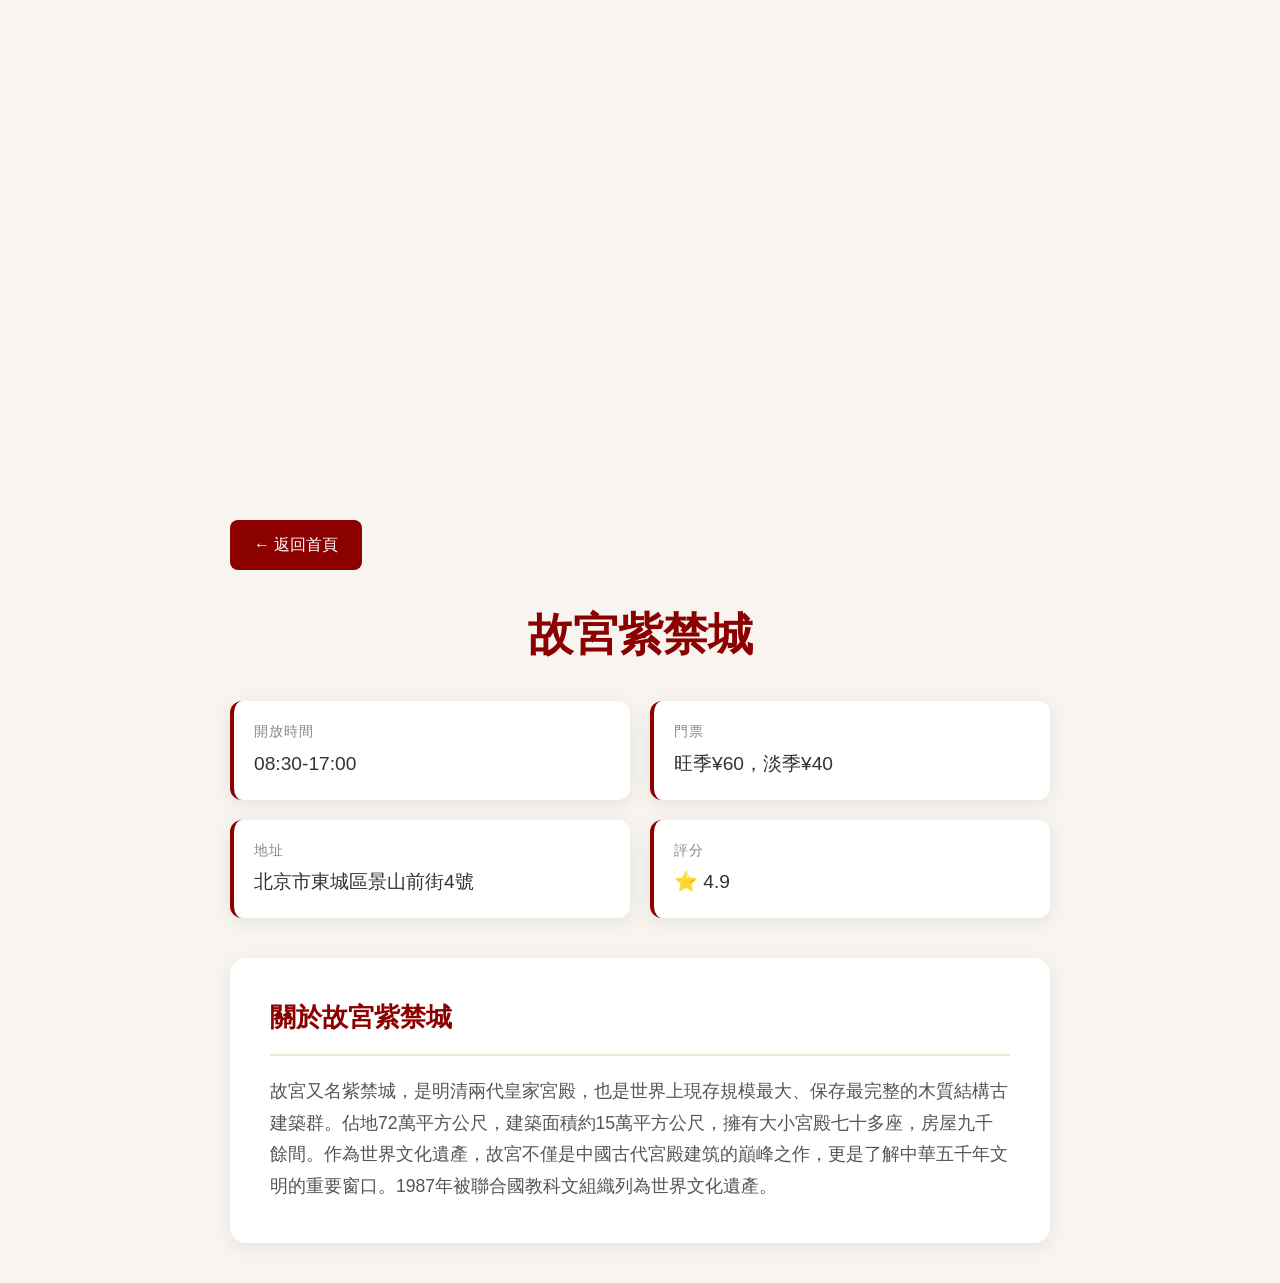
<file: attraction.html>
<!DOCTYPE html>
<html lang="zh-TW">
<head>
  <meta charset="UTF-8">
  <meta name="viewport" content="width=device-width, initial-scale=1.0">
  <title>故宮紫禁城 - 北京旅遊</title>
  <style>
    * {
      margin: 0;
      padding: 0;
      box-sizing: border-box;
    }
    body {
      font-family: "Noto Sans TC", "Microsoft JhengHei", sans-serif;
      background: #f8f5f0;
      color: #333;
      line-height: 1.6;
    }
    .detail-hero {
      position: relative;
      height: 60vh;
      min-height: 400px;
      overflow: hidden;
    }
    .detail-hero-bg {
      position: absolute;
      top: 0;
      left: 0;
      width: 100%;
      height: 100%;
      background-size: cover;
      background-position: center;
      filter: brightness(0.85);
    }
    .detail-hero::after {
      content: '';
      position: absolute;
      bottom: 0;
      left: 0;
      width: 100%;
      height: 100px;
      background: linear-gradient(to top, #f8f5f0, transparent);
    }
    .detail-content {
      max-width: 900px;
      margin: -60px auto 0;
      padding: 40px;
      position: relative;
      z-index: 1;
    }
    h1 {
      font-family: "Noto Serif TC", "Microsoft JhengHei", serif;
      font-size: 2.8rem;
      color: #8B0000;
      margin-bottom: 30px;
      text-align: center;
    }
    .info-grid {
      display: grid;
      grid-template-columns: repeat(2, 1fr);
      gap: 20px;
      margin-bottom: 40px;
    }
    .info-box {
      background: #fff;
      padding: 20px;
      border-radius: 12px;
      box-shadow: 0 4px 20px rgba(0,0,0,0.08);
      border-left: 4px solid #8B0000;
    }
    .info-box label {
      display: block;
      font-size: 0.85rem;
      color: #888;
      margin-bottom: 6px;
      text-transform: uppercase;
      letter-spacing: 1px;
    }
    .info-box p {
      font-size: 1.2rem;
      font-weight: 500;
      color: #333;
    }
    .description {
      background: #fff;
      padding: 40px;
      border-radius: 16px;
      box-shadow: 0 4px 20px rgba(0,0,0,0.08);
    }
    .description h3 {
      font-family: "Noto Serif TC", serif;
      font-size: 1.6rem;
      color: #8B0000;
      margin-bottom: 20px;
      padding-bottom: 15px;
      border-bottom: 2px solid #f0e6d3;
    }
    .description p {
      font-size: 1.1rem;
      color: #555;
      line-height: 1.8;
    }
    .back-btn {
      display: inline-flex;
      align-items: center;
      gap: 8px;
      margin-bottom: 30px;
      padding: 12px 24px;
      background: #8B0000;
      color: #fff;
      text-decoration: none;
      border-radius: 8px;
      font-weight: 500;
      transition: all 0.3s;
    }
    .back-btn:hover {
      background: #a00000;
      transform: translateX(-4px);
    }
    @media (max-width: 768px) {
      .detail-hero {
        height: 45vh;
        min-height: 300px;
      }
      .detail-content {
        margin: -40px 20px 0;
        padding: 30px 20px;
      }
      h1 {
        font-size: 2rem;
      }
      .info-grid {
        grid-template-columns: 1fr;
      }
      .description {
        padding: 25px;
      }
    }
  </style>
</head>
<body>
  <section class="detail-hero">
    <div class="detail-hero-bg" style="background-image: url('https://images.unsplash.com/photo-1508804185872-d7badad00f7d?w=1600&q=80');"></div>
  </section>
  <section class="detail-content">
    <a href="index.html" class="back-btn">← 返回首頁</a>
    <h1>故宮紫禁城</h1>
    <div class="info-grid">
      <div class="info-box"><label>開放時間</label><p>08:30-17:00</p></div>
      <div class="info-box"><label>門票</label><p>旺季¥60，淡季¥40</p></div>
      <div class="info-box"><label>地址</label><p>北京市東城區景山前街4號</p></div>
      <div class="info-box"><label>評分</label><p>⭐ 4.9</p></div>
    </div>
    <div class="description">
      <h3>關於故宮紫禁城</h3>
      <p>故宮又名紫禁城，是明清兩代皇家宮殿，也是世界上現存規模最大、保存最完整的木質結構古建築群。佔地72萬平方公尺，建築面積約15萬平方公尺，擁有大小宮殿七十多座，房屋九千餘間。作為世界文化遺產，故宮不僅是中國古代宮殿建筑的巔峰之作，更是了解中華五千年文明的重要窗口。1987年被聯合國教科文組織列為世界文化遺產。</p>
    </div>
  </section>
</body>
</html>
</file>
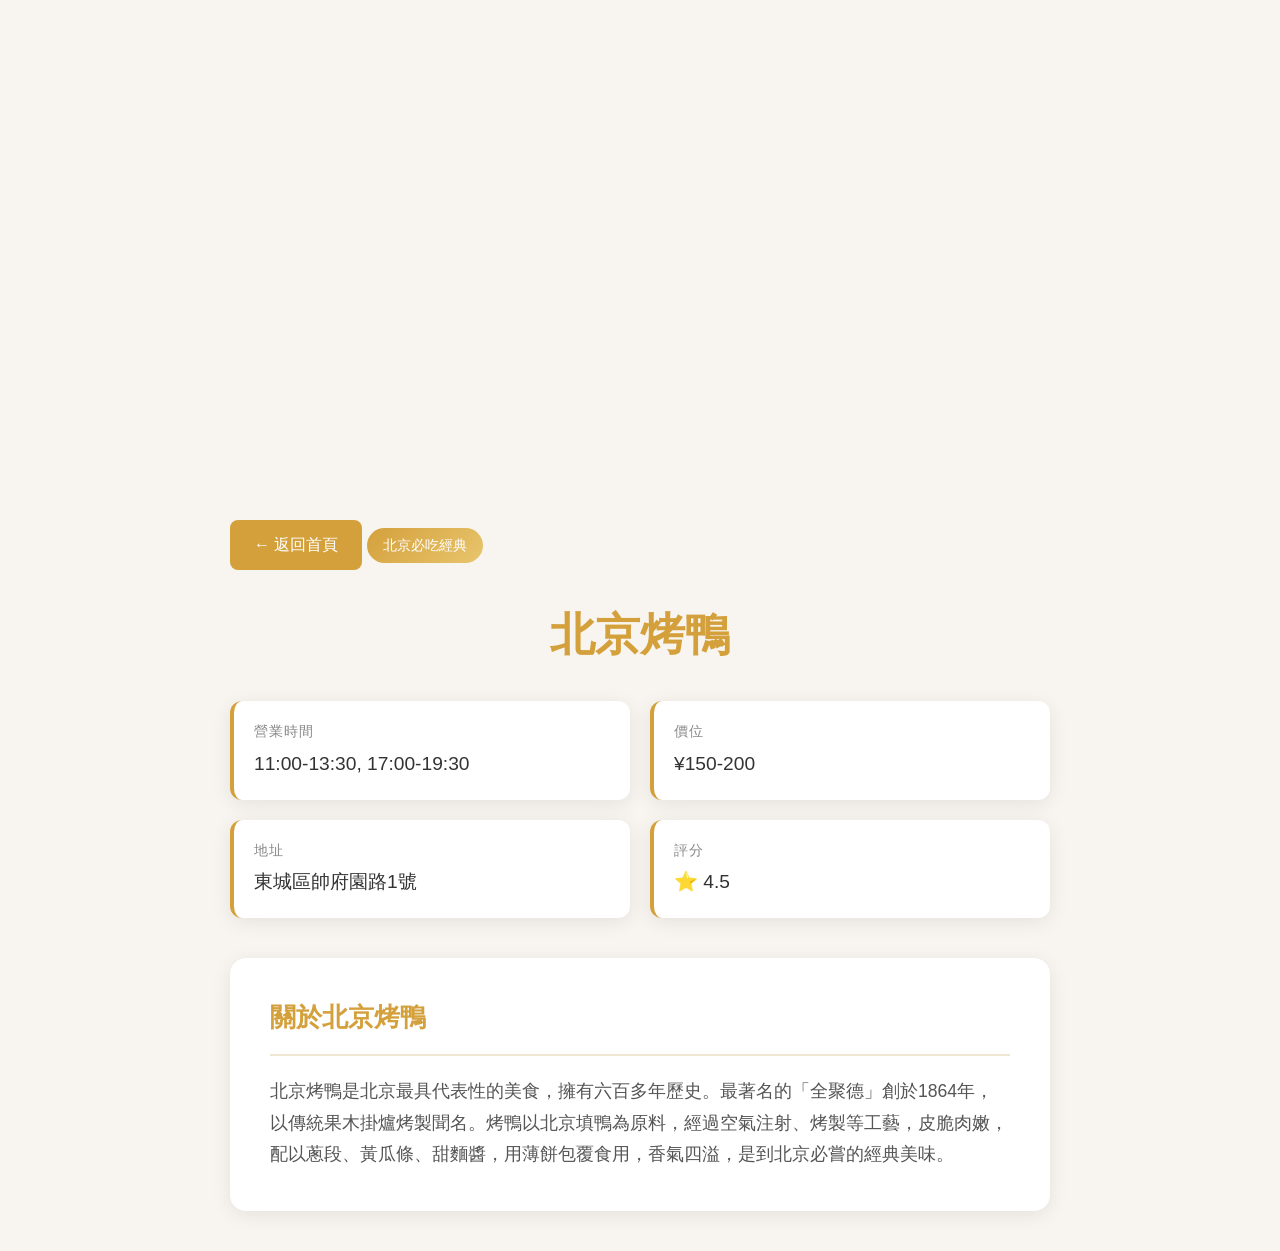
<file: food.html>
<!DOCTYPE html>
<html lang="zh-TW">
<head>
  <meta charset="UTF-8">
  <meta name="viewport" content="width=device-width, initial-scale=1.0">
  <title>北京烤鴨 - 北京旅遊</title>
  <style>
    * {
      margin: 0;
      padding: 0;
      box-sizing: border-box;
    }
    body {
      font-family: "Noto Sans TC", "Microsoft JhengHei", sans-serif;
      background: #f8f5f0;
      color: #333;
      line-height: 1.6;
    }
    .detail-hero {
      position: relative;
      height: 60vh;
      min-height: 400px;
      overflow: hidden;
    }
    .detail-hero-bg {
      position: absolute;
      top: 0;
      left: 0;
      width: 100%;
      height: 100%;
      background-size: cover;
      background-position: center;
      filter: brightness(0.85);
    }
    .detail-hero::after {
      content: '';
      position: absolute;
      bottom: 0;
      left: 0;
      width: 100%;
      height: 100px;
      background: linear-gradient(to top, #f8f5f0, transparent);
    }
    .detail-content {
      max-width: 900px;
      margin: -60px auto 0;
      padding: 40px;
      position: relative;
      z-index: 1;
    }
    h1 {
      font-family: "Noto Serif TC", "Microsoft JhengHei", serif;
      font-size: 2.8rem;
      color: #D4A03C;
      margin-bottom: 30px;
      text-align: center;
    }
    .info-grid {
      display: grid;
      grid-template-columns: repeat(2, 1fr);
      gap: 20px;
      margin-bottom: 40px;
    }
    .info-box {
      background: #fff;
      padding: 20px;
      border-radius: 12px;
      box-shadow: 0 4px 20px rgba(0,0,0,0.08);
      border-left: 4px solid #D4A03C;
    }
    .info-box label {
      display: block;
      font-size: 0.85rem;
      color: #888;
      margin-bottom: 6px;
      text-transform: uppercase;
      letter-spacing: 1px;
    }
    .info-box p {
      font-size: 1.2rem;
      font-weight: 500;
      color: #333;
    }
    .description {
      background: #fff;
      padding: 40px;
      border-radius: 16px;
      box-shadow: 0 4px 20px rgba(0,0,0,0.08);
    }
    .description h3 {
      font-family: "Noto Serif TC", serif;
      font-size: 1.6rem;
      color: #D4A03C;
      margin-bottom: 20px;
      padding-bottom: 15px;
      border-bottom: 2px solid #f0e6d3;
    }
    .description p {
      font-size: 1.1rem;
      color: #555;
      line-height: 1.8;
    }
    .back-btn {
      display: inline-flex;
      align-items: center;
      gap: 8px;
      margin-bottom: 30px;
      padding: 12px 24px;
      background: #D4A03C;
      color: #fff;
      text-decoration: none;
      border-radius: 8px;
      font-weight: 500;
      transition: all 0.3s;
    }
    .back-btn:hover {
      background: #c4922e;
      transform: translateX(-4px);
    }
    .tag {
      display: inline-block;
      padding: 6px 16px;
      background: linear-gradient(135deg, #D4A03C, #E8C56D);
      color: #fff;
      border-radius: 20px;
      font-size: 0.9rem;
      font-weight: 500;
      margin-bottom: 20px;
    }
    @media (max-width: 768px) {
      .detail-hero {
        height: 45vh;
        min-height: 300px;
      }
      .detail-content {
        margin: -40px 20px 0;
        padding: 30px 20px;
      }
      h1 {
        font-size: 2rem;
      }
      .info-grid {
        grid-template-columns: 1fr;
      }
      .description {
        padding: 25px;
      }
    }
  </style>
</head>
<body>
  <section class="detail-hero">
    <div class="detail-hero-bg" style="background-image: url('https://images.unsplash.com/photo-1563245372-f21724e3856d?w=1600&q=80');"></div>
  </section>
  <section class="detail-content">
    <a href="index.html" class="back-btn">← 返回首頁</a>
    <span class="tag">北京必吃經典</span>
    <h1>北京烤鴨</h1>
    <div class="info-grid">
      <div class="info-box"><label>營業時間</label><p>11:00-13:30, 17:00-19:30</p></div>
      <div class="info-box"><label>價位</label><p>¥150-200</p></div>
      <div class="info-box"><label>地址</label><p>東城區帥府園路1號</p></div>
      <div class="info-box"><label>評分</label><p>⭐ 4.5</p></div>
    </div>
    <div class="description">
      <h3>關於北京烤鴨</h3>
      <p>北京烤鴨是北京最具代表性的美食，擁有六百多年歷史。最著名的「全聚德」創於1864年，以傳統果木掛爐烤製聞名。烤鴨以北京填鴨為原料，經過空氣注射、烤製等工藝，皮脆肉嫩，配以蔥段、黃瓜條、甜麵醬，用薄餅包覆食用，香氣四溢，是到北京必嘗的經典美味。</p>
    </div>
  </section>
</body>
</html>
</file>
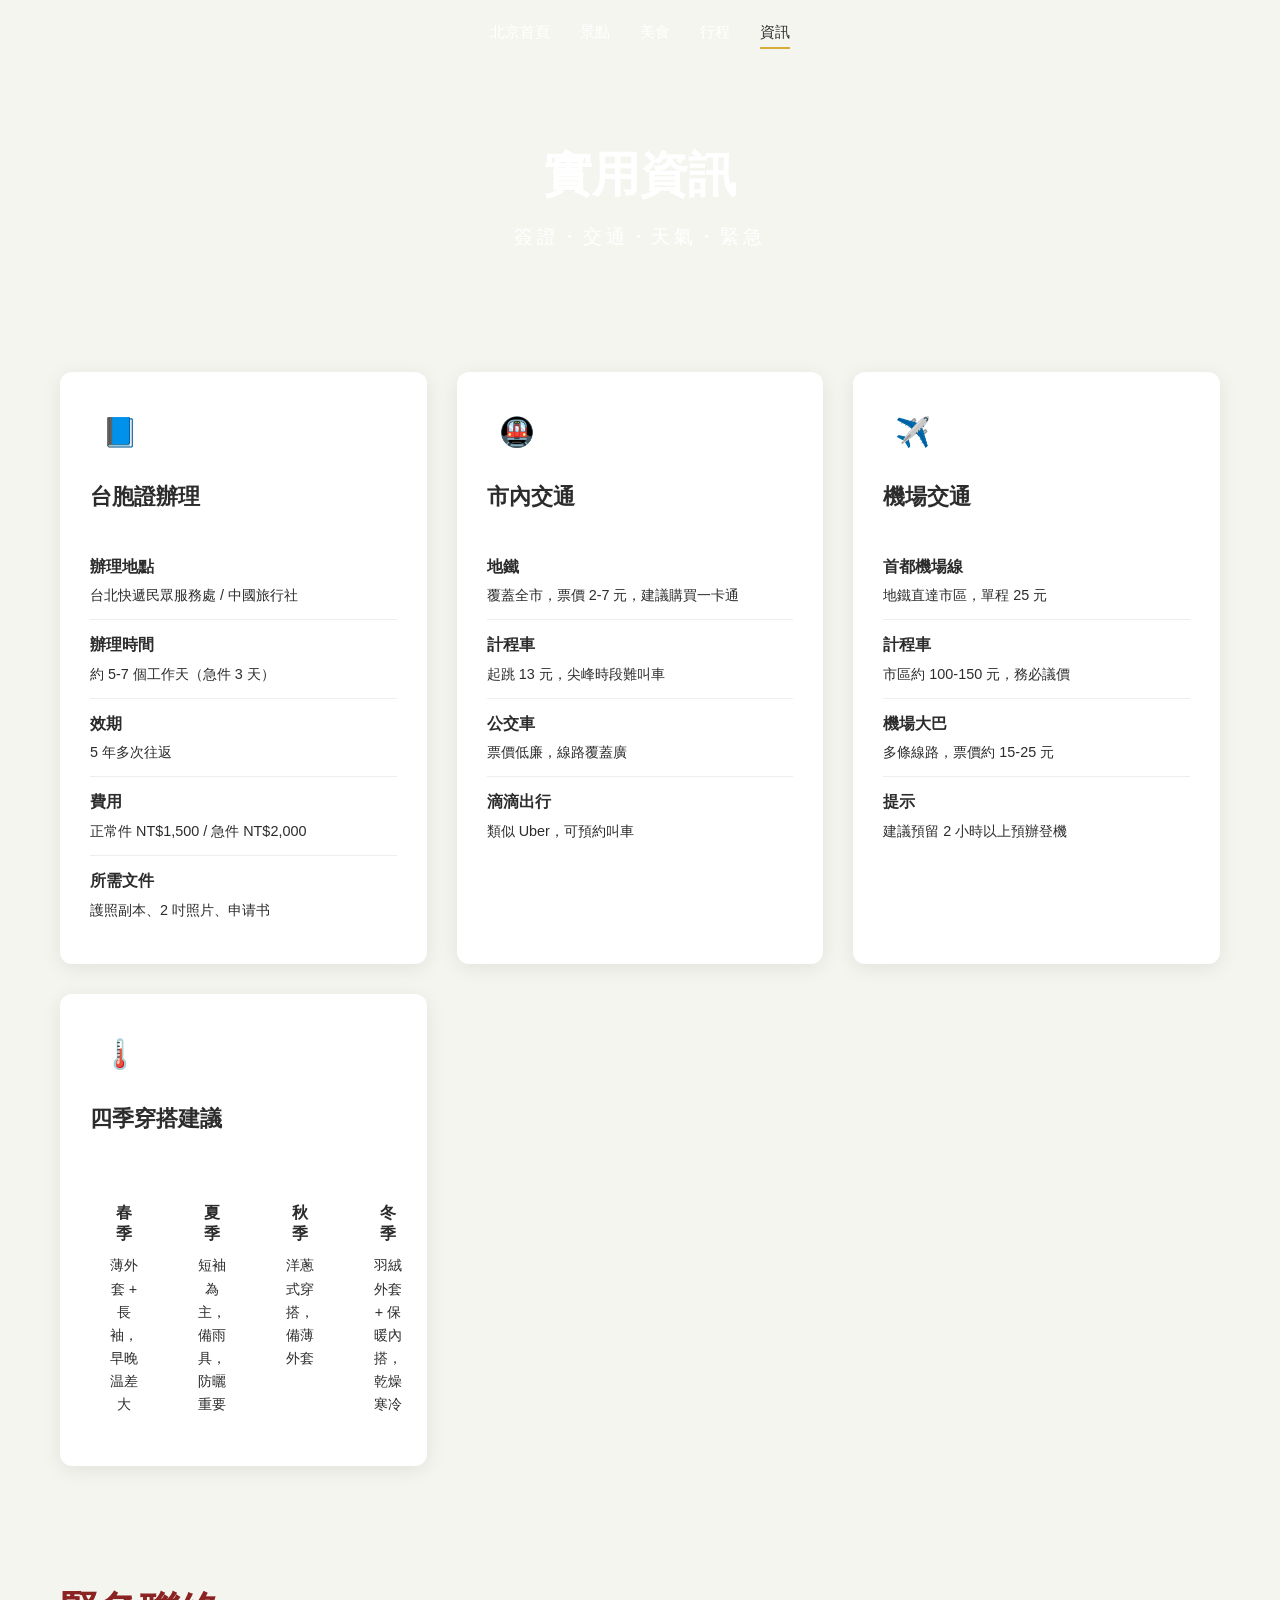
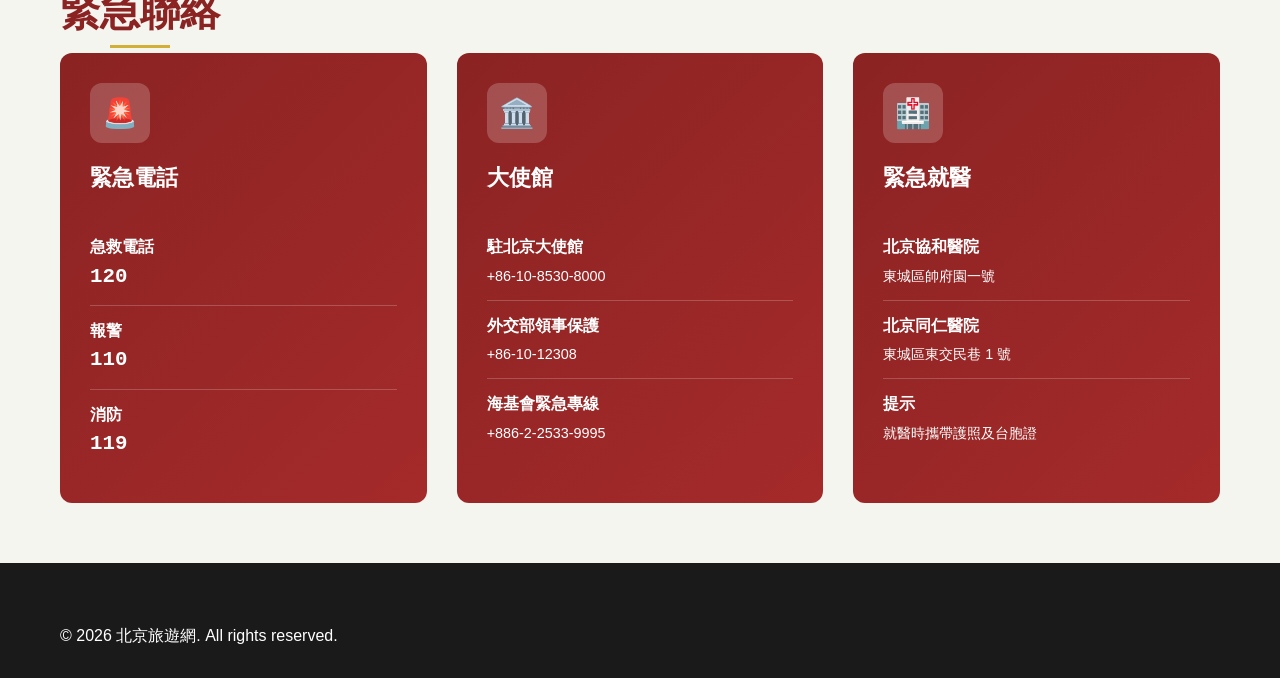
<file: info.html>
<!DOCTYPE html>
<html lang="zh-TW">
<head>
  <meta charset="UTF-8">
  <meta name="viewport" content="width=device-width, initial-scale=1.0">
  <title>實用資訊 | 北京旅遊網</title>
  <link rel="preconnect" href="https://fonts.googleapis.com">
  <link rel="preconnect" href="https://fonts.gstatic.com" crossorigin>
  <link href="https://fonts.googleapis.com/css2?family=Noto+Serif+JP:wght@400;700&family=Noto+Sans+JP:wght@400;500;700&display=swap" rel="stylesheet">
  <link rel="stylesheet" href="css/style.css">
  <style>
    /* Nav */
    .nav {
      background: var(--color-dark);
      padding: 15px 0;
      position: sticky;
      top: 0;
      z-index: 100;
    }

    .nav-container {
      max-width: 1200px;
      margin: 0 auto;
      padding: 0 20px;
      display: flex;
      justify-content: space-between;
      align-items: center;
    }

    .nav-logo {
      color: #fff;
      font-family: var(--font-title);
      font-size: 1.4rem;
      text-decoration: none;
    }

    .nav-links {
      display: flex;
      gap: 30px;
    }

    .nav-link {
      color: rgba(255, 255, 255, 0.8);
      text-decoration: none;
      font-size: 0.95rem;
      transition: color 0.3s;
    }

    .nav-link:hover,
    .nav-link.active {
      color: var(--color-secondary);
    }

    /* Page Header */
    .page-header {
      background: linear-gradient(135deg, var(--color-dark) 0%, #2a2a4a 100%);
      color: #fff;
      padding: 80px 0 60px;
      text-align: center;
    }

    .page-title {
      font-family: var(--font-title);
      font-size: clamp(2rem, 6vw, 3rem);
      margin-bottom: 15px;
    }

    .page-subtitle {
      color: var(--color-secondary);
      font-size: 1.2rem;
      letter-spacing: 0.2em;
    }

    /* Info Section */
    .info-section {
      padding: 60px 0;
    }

    .info-grid {
      display: grid;
      grid-template-columns: repeat(auto-fit, minmax(320px, 1fr));
      gap: 30px;
    }

    .info-card {
      background: #fff;
      border-radius: 12px;
      padding: 30px;
      box-shadow: 0 4px 20px rgba(0, 0, 0, 0.08);
      transition: transform 0.3s ease;
    }

    .info-card:hover {
      transform: translateY(-5px);
      box-shadow: 0 8px 30px rgba(0, 0, 0, 0.12);
    }

    .info-icon {
      width: 60px;
      height: 60px;
      background: linear-gradient(135deg, var(--color-primary), #a52a2a);
      border-radius: 12px;
      display: flex;
      align-items: center;
      justify-content: center;
      font-size: 1.8rem;
      margin-bottom: 20px;
    }

    .info-title {
      font-family: var(--font-title);
      font-size: 1.4rem;
      color: var(--color-dark);
      margin-bottom: 20px;
      padding-bottom: 10px;
      border-bottom: 2px solid var(--color-secondary);
      display: inline-block;
    }

    .info-list {
      list-style: none;
    }

    .info-list li {
      padding: 12px 0;
      border-bottom: 1px solid #eee;
      color: var(--color-text);
      line-height: 1.6;
    }

    .info-list li:last-child {
      border-bottom: none;
    }

    .info-list strong {
      color: var(--color-primary);
      font-weight: 700;
    }

    .info-subtitle {
      font-size: 0.9rem;
      color: var(--color-text-light);
      margin-top: 5px;
      display: block;
    }

    /* Emergency Card */
    .emergency-card {
      background: linear-gradient(135deg, #8B2323 0%, #a52a2a 100%);
      color: #fff;
      border-radius: 12px;
      padding: 30px;
    }

    .emergency-card .info-icon {
      background: rgba(255, 255, 255, 0.2);
    }

    .emergency-card .info-title {
      color: #fff;
      border-bottom-color: rgba(255, 255, 255, 0.3);
    }

    .emergency-card .info-list li {
      border-bottom-color: rgba(255, 255, 255, 0.2);
    }

    .emergency-card strong {
      color: var(--color-secondary);
    }

    .phone-number {
      font-size: 1.3rem;
      font-weight: 700;
      font-family: monospace;
    }

    /* Season Cards */
    .season-grid {
      display: grid;
      grid-template-columns: repeat(4, 1fr);
      gap: 20px;
      margin-top: 20px;
    }

    .season-card {
      background: var(--color-light);
      border-radius: 10px;
      padding: 20px;
      text-align: center;
    }

    .season-card h4 {
      font-family: var(--font-title);
      color: var(--color-dark);
      margin-bottom: 10px;
    }

    .season-card p {
      font-size: 0.9rem;
      color: var(--color-text-light);
      line-height: 1.6;
    }

    @media (max-width: 768px) {
      .nav-links {
        display: none;
      }

      .season-grid {
        grid-template-columns: repeat(2, 1fr);
      }
    }

    @media (max-width: 480px) {
      .season-grid {
        grid-template-columns: 1fr;
      }
    }
  </style>
</head>
<body data-page="info" style="background-color: #F5F5F0;">
  <!-- 導航 -->
  <nav class="nav">
    <div class="nav-container">
      <a href="index.html" class="nav-logo">北京</a>
      <div class="nav-links">
        <a href="index.html" class="nav-link">首頁</a>
        <a href="attraction.html" class="nav-link">景點</a>
        <a href="food.html" class="nav-link">美食</a>
        <a href="itinerary.html" class="nav-link">行程</a>
        <a href="info.html" class="nav-link active">資訊</a>
      </div>
    </div>
  </nav>

  <!-- 頁面標題 -->
  <section class="page-header">
    <h1 class="page-title">實用資訊</h1>
    <p class="page-subtitle">簽證・交通・天氣・緊急</p>
  </section>

  <!-- 簽證資訊 -->
  <section class="info-section">
    <div class="container">
      <div class="info-grid">
        <!-- 簽證 -->
        <div class="info-card">
          <div class="info-icon">📘</div>
          <h3 class="info-title">台胞證辦理</h3>
          <ul class="info-list">
            <li>
              <strong>辦理地點</strong>
              <span class="info-subtitle">台北快遞民眾服務處 / 中國旅行社</span>
            </li>
            <li>
              <strong>辦理時間</strong>
              <span class="info-subtitle">約 5-7 個工作天（急件 3 天）</span>
            </li>
            <li>
              <strong>效期</strong>
              <span class="info-subtitle">5 年多次往返</span>
            </li>
            <li>
              <strong>費用</strong>
              <span class="info-subtitle">正常件 NT$1,500 / 急件 NT$2,000</span>
            </li>
            <li>
              <strong>所需文件</strong>
              <span class="info-subtitle">護照副本、2 吋照片、申请书</span>
            </li>
          </ul>
        </div>

        <!-- 交通 -->
        <div class="info-card">
          <div class="info-icon">🚇</div>
          <h3 class="info-title">市內交通</h3>
          <ul class="info-list">
            <li>
              <strong>地鐵</strong>
              <span class="info-subtitle">覆蓋全市，票價 2-7 元，建議購買一卡通</span>
            </li>
            <li>
              <strong>計程車</strong>
              <span class="info-subtitle">起跳 13 元，尖峰時段難叫車</span>
            </li>
            <li>
              <strong>公交車</strong>
              <span class="info-subtitle">票價低廉，線路覆蓋廣</span>
            </li>
            <li>
              <strong>滴滴出行</strong>
              <span class="info-subtitle">類似 Uber，可預約叫車</span>
            </li>
          </ul>
        </div>

        <!-- 機場交通 -->
        <div class="info-card">
          <div class="info-icon">✈️</div>
          <h3 class="info-title">機場交通</h3>
          <ul class="info-list">
            <li>
              <strong>首都機場線</strong>
              <span class="info-subtitle">地鐵直達市區，單程 25 元</span>
            </li>
            <li>
              <strong>計程車</strong>
              <span class="info-subtitle">市區約 100-150 元，務必議價</span>
            </li>
            <li>
              <strong>機場大巴</strong>
              <span class="info-subtitle">多條線路，票價約 15-25 元</span>
            </li>
            <li>
              <strong>提示</strong>
              <span class="info-subtitle">建議預留 2 小時以上預辦登機</span>
            </li>
          </ul>
        </div>

        <!-- 天氣穿搭建議 -->
        <div class="info-card">
          <div class="info-icon">🌡️</div>
          <h3 class="info-title">四季穿搭建議</h3>
          <div class="season-grid">
            <div class="season-card">
              <h4>春季</h4>
              <p>薄外套 + 長袖，早晚温差大</p>
            </div>
            <div class="season-card">
              <h4>夏季</h4>
              <p>短袖為主，備雨具，防曬重要</p>
            </div>
            <div class="season-card">
              <h4>秋季</h4>
              <p>洋蔥式穿搭，備薄外套</p>
            </div>
            <div class="season-card">
              <h4>冬季</h4>
              <p>羽絨外套 + 保暖內搭，乾燥寒冷</p>
            </div>
          </div>
        </div>
      </div>
    </div>
  </section>

  <!-- 緊急聯絡 -->
  <section class="info-section section-light">
    <div class="container">
      <h2 class="section-title">緊急聯絡</h2>
      <div class="info-grid">
        <div class="emergency-card">
          <div class="info-icon">🚨</div>
          <h3 class="info-title">緊急電話</h3>
          <ul class="info-list">
            <li>
              <strong>急救電話</strong>
              <br><span class="phone-number">120</span>
            </li>
            <li>
              <strong>報警</strong>
              <br><span class="phone-number">110</span>
            </li>
            <li>
              <strong>消防</strong>
              <br><span class="phone-number">119</span>
            </li>
          </ul>
        </div>

        <div class="emergency-card">
          <div class="info-icon">🏛️</div>
          <h3 class="info-title">大使館</h3>
          <ul class="info-list">
            <li>
              <strong>駐北京大使館</strong>
              <span class="info-subtitle">+86-10-8530-8000</span>
            </li>
            <li>
              <strong>外交部領事保護</strong>
              <span class="info-subtitle">+86-10-12308</span>
            </li>
            <li>
              <strong>海基會緊急專線</strong>
              <span class="info-subtitle">+886-2-2533-9995</span>
            </li>
          </ul>
        </div>

        <div class="emergency-card">
          <div class="info-icon">🏥</div>
          <h3 class="info-title">緊急就醫</h3>
          <ul class="info-list">
            <li>
              <strong>北京協和醫院</strong>
              <span class="info-subtitle">東城區帥府園一號</span>
            </li>
            <li>
              <strong>北京同仁醫院</strong>
              <span class="info-subtitle">東城區東交民巷 1 號</span>
            </li>
            <li>
              <strong>提示</strong>
              <span class="info-subtitle">就醫時攜帶護照及台胞證</span>
            </li>
          </ul>
        </div>
      </div>
    </div>
  </section>

  <!-- Footer -->
  <footer class="footer">
    <div class="container">
      <p>&copy; 2026 北京旅遊網. All rights reserved.</p>
    </div>
  </footer>
</body>
</html>
</file>
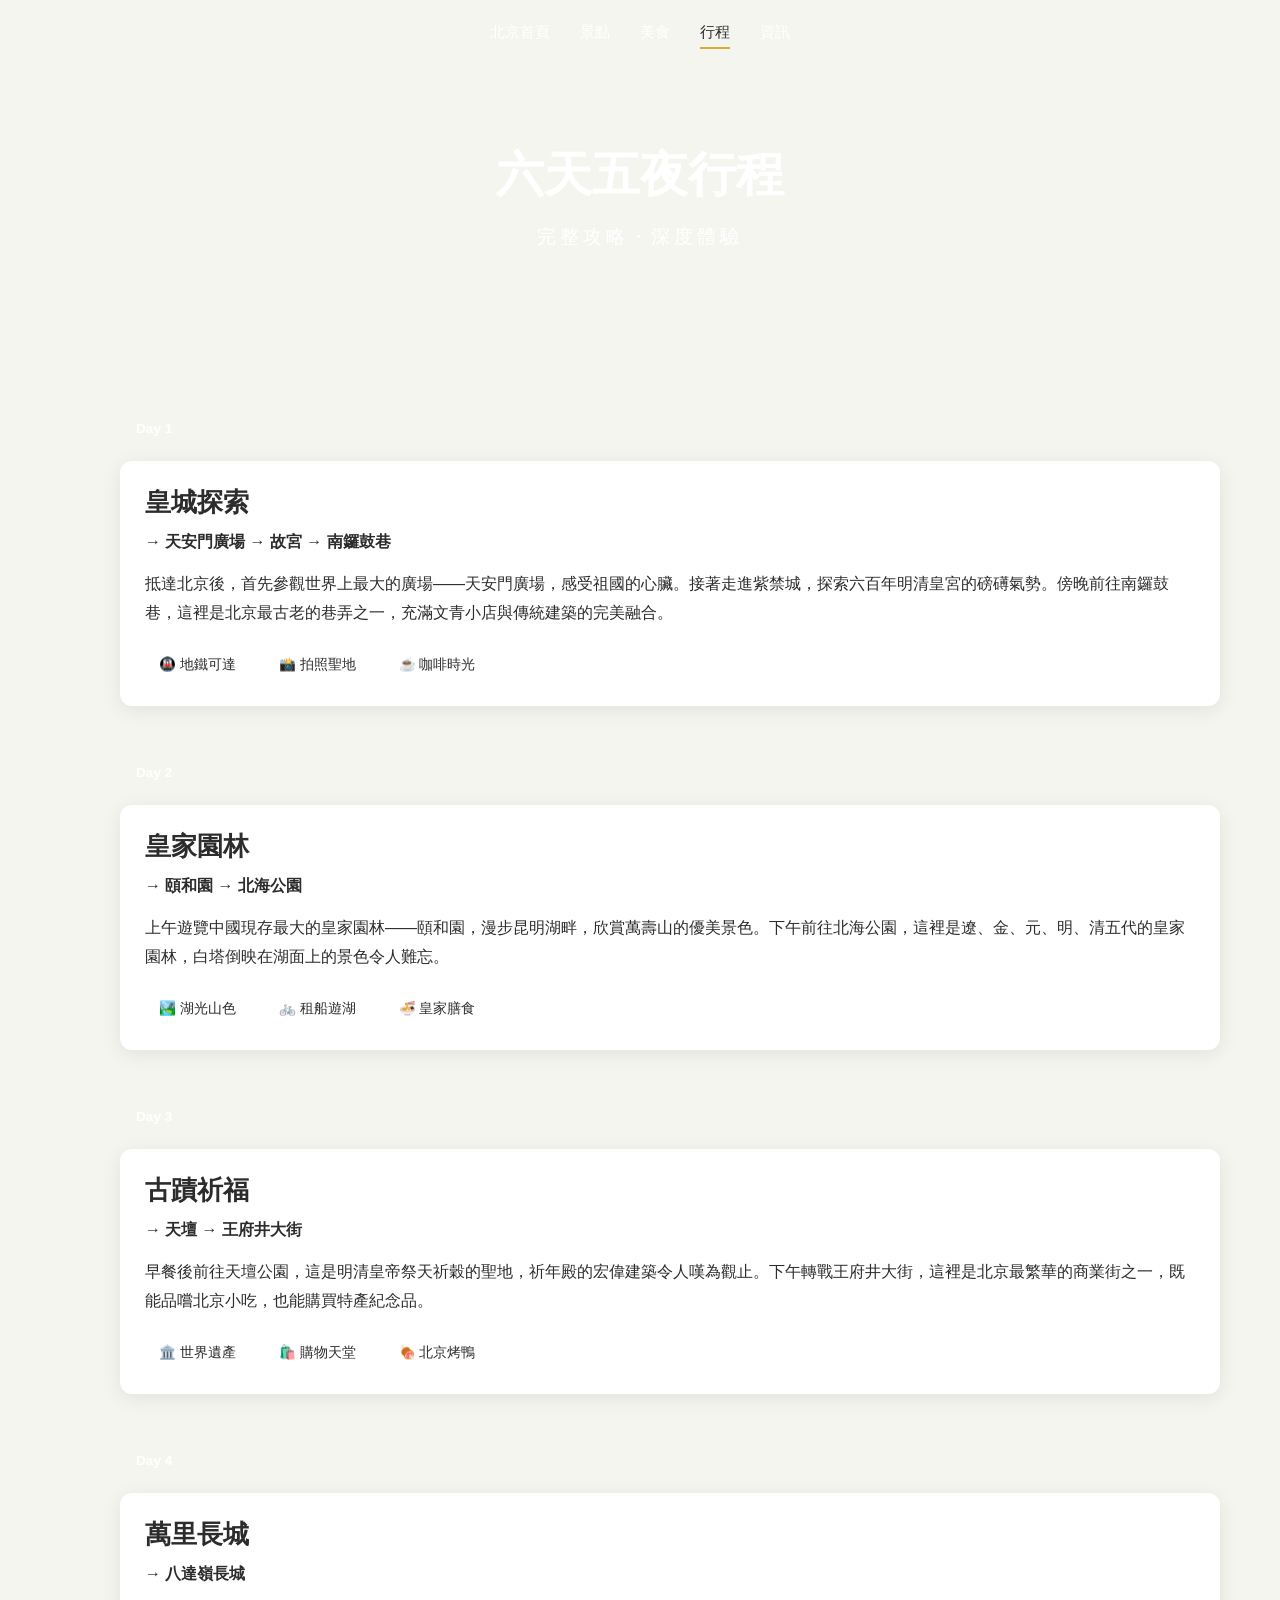
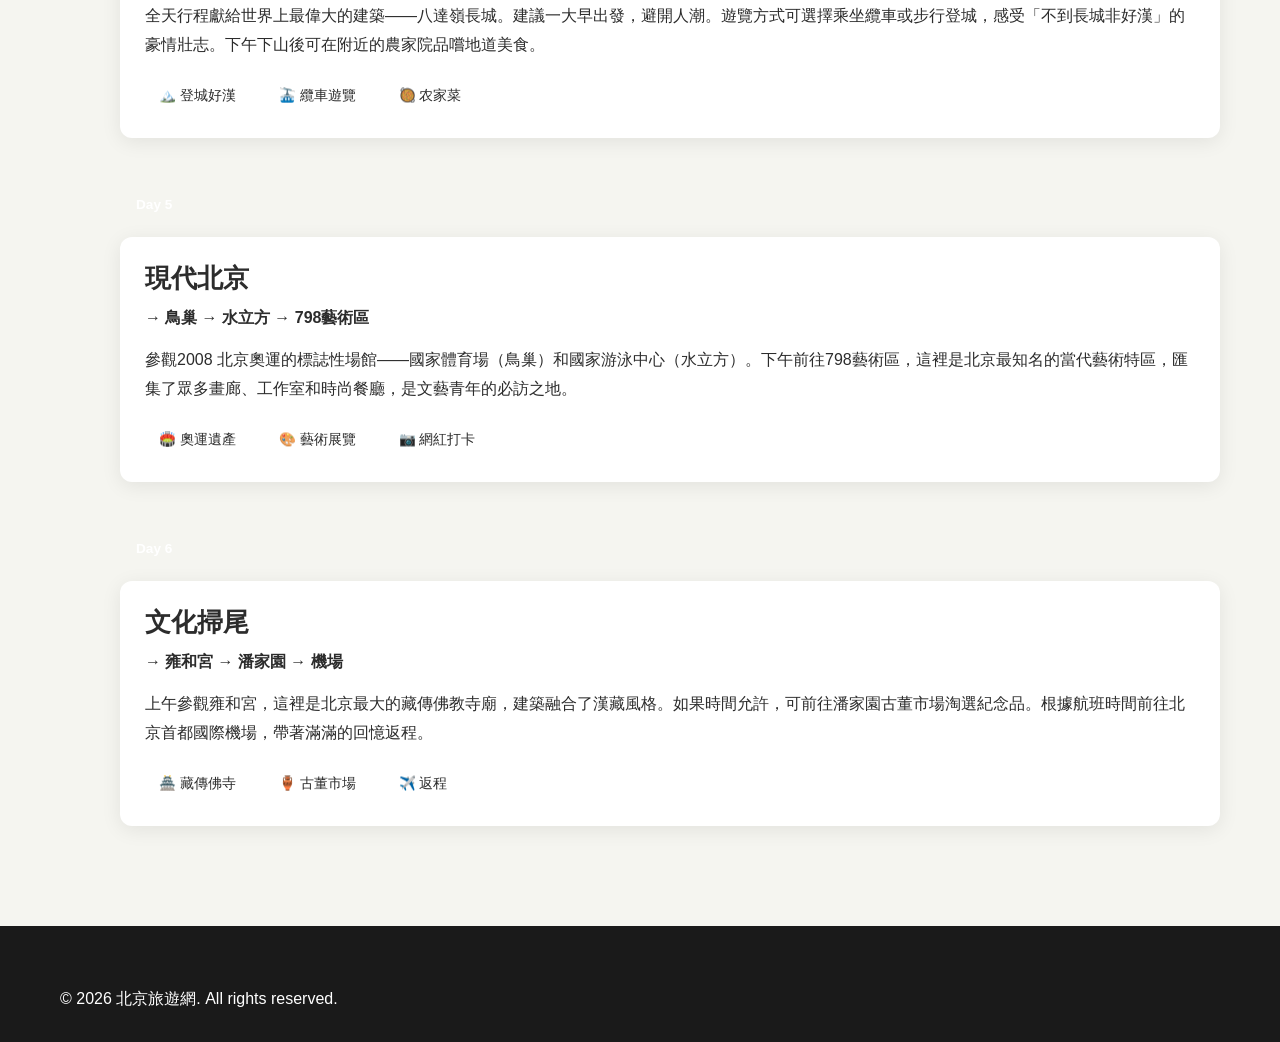
<file: itinerary.html>
<!DOCTYPE html>
<html lang="zh-TW">
<head>
  <meta charset="UTF-8">
  <meta name="viewport" content="width=device-width, initial-scale=1.0">
  <title>六天五夜行程 | 北京旅遊網</title>
  <link rel="preconnect" href="https://fonts.googleapis.com">
  <link rel="preconnect" href="https://fonts.gstatic.com" crossorigin>
  <link href="https://fonts.googleapis.com/css2?family=Noto+Serif+JP:wght@400;700&family=Noto+Sans+JP:wght@400;500;700&display=swap" rel="stylesheet">
  <link rel="stylesheet" href="css/style.css">
  <style>
    /* Timeline Styles */
    .timeline {
      position: relative;
      padding: 20px 0;
    }

    .timeline::before {
      content: '';
      position: absolute;
      left: 20px;
      top: 0;
      bottom: 0;
      width: 4px;
      background: linear-gradient(to bottom, var(--color-primary), var(--color-secondary));
      border-radius: 2px;
    }

    .timeline-item {
      position: relative;
      padding-left: 60px;
      padding-bottom: 50px;
    }

    .timeline-item:last-child {
      padding-bottom: 0;
    }

    .timeline-dot {
      position: absolute;
      left: 8px;
      top: 0;
      width: 28px;
      height: 28px;
      background: var(--color-primary);
      border: 4px solid var(--color-light);
      border-radius: 50%;
      z-index: 1;
    }

    .timeline-day {
      display: inline-block;
      background: var(--color-primary);
      color: #fff;
      padding: 6px 16px;
      border-radius: 20px;
      font-size: 0.85rem;
      font-weight: 700;
      margin-bottom: 15px;
    }

    .timeline-content {
      background: #fff;
      border-radius: 12px;
      padding: 25px;
      box-shadow: 0 4px 20px rgba(0, 0, 0, 0.08);
    }

    .timeline-title {
      font-family: var(--font-title);
      font-size: 1.6rem;
      color: var(--color-dark);
      margin-bottom: 10px;
    }

    .timeline-route {
      color: var(--color-primary);
      font-weight: 700;
      margin-bottom: 15px;
      padding-left: 20px;
      position: relative;
    }

    .timeline-route::before {
      content: '→';
      position: absolute;
      left: 0;
      color: var(--color-secondary);
    }

    .timeline-desc {
      color: var(--color-text-light);
      line-height: 1.8;
    }

    .timeline-highlight {
      display: flex;
      gap: 15px;
      margin-top: 20px;
      flex-wrap: wrap;
    }

    .highlight-tag {
      background: var(--color-light);
      color: var(--color-dark);
      padding: 6px 14px;
      border-radius: 6px;
      font-size: 0.85rem;
    }

    /* Nav */
    .nav {
      background: var(--color-dark);
      padding: 15px 0;
      position: sticky;
      top: 0;
      z-index: 100;
    }

    .nav-container {
      max-width: 1200px;
      margin: 0 auto;
      padding: 0 20px;
      display: flex;
      justify-content: space-between;
      align-items: center;
    }

    .nav-logo {
      color: #fff;
      font-family: var(--font-title);
      font-size: 1.4rem;
      text-decoration: none;
    }

    .nav-links {
      display: flex;
      gap: 30px;
    }

    .nav-link {
      color: rgba(255, 255, 255, 0.8);
      text-decoration: none;
      font-size: 0.95rem;
      transition: color 0.3s;
    }

    .nav-link:hover,
    .nav-link.active {
      color: var(--color-secondary);
    }

    /* Page Header */
    .page-header {
      background: linear-gradient(135deg, var(--color-dark) 0%, #2a2a4a 100%);
      color: #fff;
      padding: 80px 0 60px;
      text-align: center;
    }

    .page-title {
      font-family: var(--font-title);
      font-size: clamp(2rem, 6vw, 3rem);
      margin-bottom: 15px;
    }

    .page-subtitle {
      color: var(--color-secondary);
      font-size: 1.2rem;
      letter-spacing: 0.2em;
    }

    .info-section {
      padding: 60px 0;
    }

    .info-grid {
      display: grid;
      grid-template-columns: repeat(auto-fit, minmax(300px, 1fr));
      gap: 30px;
    }

    .info-card {
      background: #fff;
      border-radius: 12px;
      padding: 30px;
      box-shadow: 0 4px 20px rgba(0, 0, 0, 0.08);
    }

    .info-icon {
      width: 50px;
      height: 50px;
      background: var(--color-light);
      border-radius: 12px;
      display: flex;
      align-items: center;
      justify-content: center;
      font-size: 1.5rem;
      margin-bottom: 20px;
    }

    .info-title {
      font-family: var(--font-title);
      font-size: 1.3rem;
      color: var(--color-dark);
      margin-bottom: 15px;
    }

    .info-list {
      list-style: none;
    }

    .info-list li {
      padding: 10px 0;
      border-bottom: 1px solid var(--color-light);
      color: var(--color-text-light);
    }

    .info-list li:last-child {
      border-bottom: none;
    }

    .info-label {
      font-weight: 700;
      color: var(--color-dark);
      margin-right: 10px;
    }

    @media (max-width: 768px) {
      .nav-links {
        display: none;
      }

      .timeline::before {
        left: 15px;
      }

      .timeline-item {
        padding-left: 50px;
      }

      .timeline-dot {
        left: 3px;
        width: 24px;
        height: 24px;
      }
    }
  </style>
</head>
<body data-page="itinerary" style="background-color: #F5F5F0;">
  <!-- 導航 -->
  <nav class="nav">
    <div class="nav-container">
      <a href="index.html" class="nav-logo">北京</a>
      <div class="nav-links">
        <a href="index.html" class="nav-link">首頁</a>
        <a href="attraction.html" class="nav-link">景點</a>
        <a href="food.html" class="nav-link">美食</a>
        <a href="itinerary.html" class="nav-link active">行程</a>
        <a href="info.html" class="nav-link">資訊</a>
      </div>
    </div>
  </nav>

  <!-- 頁面標題 -->
  <section class="page-header">
    <h1 class="page-title">六天五夜行程</h1>
    <p class="page-subtitle">完整攻略・深度體驗</p>
  </section>

  <!-- 行程時間線 -->
  <section class="section">
    <div class="container">
      <div class="timeline">
        <!-- Day 1 -->
        <div class="timeline-item">
          <div class="timeline-dot"></div>
          <div class="timeline-day">Day 1</div>
          <div class="timeline-content">
            <h3 class="timeline-title">皇城探索</h3>
            <p class="timeline-route">天安門廣場 → 故宮 → 南鑼鼓巷</p>
            <p class="timeline-desc">
              抵達北京後，首先參觀世界上最大的廣場——天安門廣場，感受祖國的心臟。接著走進紫禁城，探索六百年明清皇宮的磅礡氣勢。傍晚前往南鑼鼓巷，這裡是北京最古老的巷弄之一，充滿文青小店與傳統建築的完美融合。
            </p>
            <div class="timeline-highlight">
              <span class="highlight-tag">🚇 地鐵可達</span>
              <span class="highlight-tag">📸 拍照聖地</span>
              <span class="highlight-tag">☕ 咖啡時光</span>
            </div>
          </div>
        </div>

        <!-- Day 2 -->
        <div class="timeline-item">
          <div class="timeline-dot"></div>
          <div class="timeline-day">Day 2</div>
          <div class="timeline-content">
            <h3 class="timeline-title">皇家園林</h3>
            <p class="timeline-route">頤和園 → 北海公園</p>
            <p class="timeline-desc">
              上午遊覽中國現存最大的皇家園林——頤和園，漫步昆明湖畔，欣賞萬壽山的優美景色。下午前往北海公園，這裡是遼、金、元、明、清五代的皇家園林，白塔倒映在湖面上的景色令人難忘。
            </p>
            <div class="timeline-highlight">
              <span class="highlight-tag">🏞️ 湖光山色</span>
              <span class="highlight-tag">🚲 租船遊湖</span>
              <span class="highlight-tag">🍜 皇家膳食</span>
            </div>
          </div>
        </div>

        <!-- Day 3 -->
        <div class="timeline-item">
          <div class="timeline-dot"></div>
          <div class="timeline-day">Day 3</div>
          <div class="timeline-content">
            <h3 class="timeline-title">古蹟祈福</h3>
            <p class="timeline-route">天壇 → 王府井大街</p>
            <p class="timeline-desc">
              早餐後前往天壇公園，這是明清皇帝祭天祈穀的聖地，祈年殿的宏偉建築令人嘆為觀止。下午轉戰王府井大街，這裡是北京最繁華的商業街之一，既能品嚐北京小吃，也能購買特產紀念品。
            </p>
            <div class="timeline-highlight">
              <span class="highlight-tag">🏛️ 世界遺產</span>
              <span class="highlight-tag">🛍️ 購物天堂</span>
              <span class="highlight-tag">🍖 北京烤鴨</span>
            </div>
          </div>
        </div>

        <!-- Day 4 -->
        <div class="timeline-item">
          <div class="timeline-dot"></div>
          <div class="timeline-day">Day 4</div>
          <div class="timeline-content">
            <h3 class="timeline-title">萬里長城</h3>
            <p class="timeline-route">八達嶺長城</p>
            <p class="timeline-desc">
              全天行程獻給世界上最偉大的建築——八達嶺長城。建議一大早出發，避開人潮。遊覽方式可選擇乘坐纜車或步行登城，感受「不到長城非好漢」的豪情壯志。下午下山後可在附近的農家院品嚐地道美食。
            </p>
            <div class="timeline-highlight">
              <span class="highlight-tag">🏔️ 登城好漢</span>
              <span class="highlight-tag">🚠 纜車遊覽</span>
              <span class="highlight-tag">🥘 农家菜</span>
            </div>
          </div>
        </div>

        <!-- Day 5 -->
        <div class="timeline-item">
          <div class="timeline-dot"></div>
          <div class="timeline-day">Day 5</div>
          <div class="timeline-content">
            <h3 class="timeline-title">現代北京</h3>
            <p class="timeline-route">鳥巢 → 水立方 → 798藝術區</p>
            <p class="timeline-desc">
              參觀2008 北京奧運的標誌性場館——國家體育場（鳥巢）和國家游泳中心（水立方）。下午前往798藝術區，這裡是北京最知名的當代藝術特區，匯集了眾多畫廊、工作室和時尚餐廳，是文藝青年的必訪之地。
            </p>
            <div class="timeline-highlight">
              <span class="highlight-tag">🏟️ 奧運遺產</span>
              <span class="highlight-tag">🎨 藝術展覽</span>
              <span class="highlight-tag">📷 網紅打卡</span>
            </div>
          </div>
        </div>

        <!-- Day 6 -->
        <div class="timeline-item">
          <div class="timeline-dot"></div>
          <div class="timeline-day">Day 6</div>
          <div class="timeline-content">
            <h3 class="timeline-title">文化掃尾</h3>
            <p class="timeline-route">雍和宮 → 潘家園 → 機場</p>
            <p class="timeline-desc">
              上午參觀雍和宮，這裡是北京最大的藏傳佛教寺廟，建築融合了漢藏風格。如果時間允許，可前往潘家園古董市場淘選紀念品。根據航班時間前往北京首都國際機場，帶著滿滿的回憶返程。
            </p>
            <div class="timeline-highlight">
              <span class="highlight-tag">🏯 藏傳佛寺</span>
              <span class="highlight-tag">🏺 古董市場</span>
              <span class="highlight-tag">✈️ 返程</span>
            </div>
          </div>
        </div>
      </div>
    </div>
  </section>

  <!-- Footer -->
  <footer class="footer">
    <div class="container">
      <p>&copy; 2026 北京旅遊網. All rights reserved.</p>
    </div>
  </footer>
</body>
</html>
</file>
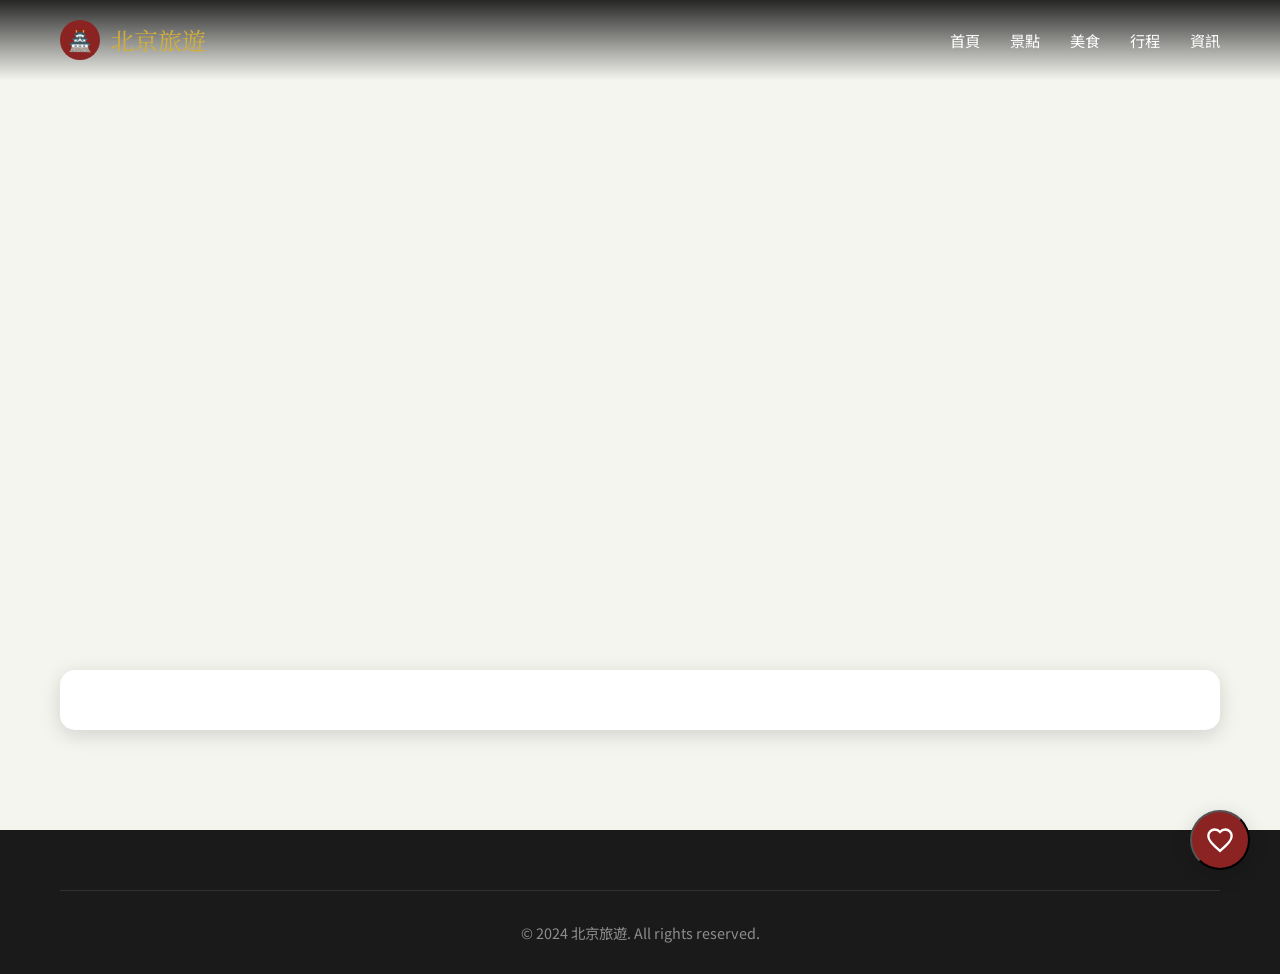
<file: attractions/detail.html>
<!DOCTYPE html>
<html lang="zh-TW">
<head>
  <meta charset="UTF-8">
  <meta name="viewport" content="width=device-width, initial-scale=1.0">
  <title>景點詳情 | 北京旅遊</title>
  
  <link rel="preconnect" href="https://fonts.googleapis.com">
  <link rel="preconnect" href="https://fonts.gstatic.com" crossorigin>
  <link href="https://fonts.googleapis.com/css2?family=Noto+Sans+SC:wght@400;500;700&family=Noto+Serif+SC:wght@700&display=swap" rel="stylesheet">
  
  <link rel="stylesheet" href="../css/style.css">
</head>
<body data-page="detail">
  
  <header class="header">
    <div class="container">
      <a href="../index.html" class="logo">
        <div class="logo-icon">🏯</div>
        <span>北京旅遊</span>
      </a>
      <nav class="nav">
        <a href="../index.html">首頁</a>
        <a href="list.html">景點</a>
        <a href="../food/list.html">美食</a>
        <a href="../itinerary.html">行程</a>
        <a href="../info.html">資訊</a>
      </nav>
      <div class="nav-toggle">
        <svg xmlns="http://www.w3.org/2000/svg" width="24" height="24" viewBox="0 0 24 24" fill="none" stroke="currentColor" stroke-width="2">
          <line x1="3" y1="12" x2="21" y2="12"></line>
          <line x1="3" y1="6" x2="21" y2="6"></line>
          <line x1="3" y1="18" x2="21" y2="18"></line>
        </svg>
      </div>
    </div>
  </header>

  <section class="detail-hero">
    <div class="detail-hero-bg"></div>
  </section>

  <section class="detail-content">
    <div class="container">
      <h1 class="detail-title" style="font-size: 2.5rem; margin-bottom: 30px; color: var(--primary);"></h1>
      
      <div class="detail-info">
        <!-- Rendered by JavaScript -->
      </div>
      
      <div class="detail-description">
        <!-- Rendered by JavaScript -->
      </div>
    </div>
  </section>

  <button class="favorite-btn">
    <svg xmlns="http://www.w3.org/2000/svg" viewBox="0 0 24 24" fill="none" stroke="currentColor" stroke-width="2">
      <path d="M12 21.35l-1.45-1.32C5.4 15.36 2 12.28 2 8.5 2 5.42 4.42 3 7.5 3c1.74 0 3.41.81 4.5 2.09C13.09 3.81 14.76 3 16.5 3 19.58 3 22 5.42 22 8.5c0 3.78-3.4 6.86-8.55 11.54L12 21.35z"/>
    </svg>
  </button>

  <footer class="footer">
    <div class="container">
      <div class="footer-bottom">
        <p>© 2024 北京旅遊. All rights reserved.</p>
      </div>
    </div>
  </footer>

    <script>
    const spotsData = [
      {id: 'spot_01', name: '故宮紫禁城', location: '東城區景山前街4號', rating: 4.9, category: '宮殿', image: 'images/spots/spot_01_gugong.jpg', description: '明清兩代皇家宮殿，世界文化遺產', openTime: '08:30-17:00', ticket: '旺季60元', address: '北京市東城區景山前街4號'},
      {id: 'spot_02', name: '慕田峪長城', location: '北京市懷柔區', rating: 4.8, category: '古蹟', image: 'images/spots/spot_02_mutianyu.jpg', description: '北京著名長城，保存最完好', openTime: '07:30-18:00', ticket: '40元', address: '北京市懷柔區渤海鎮'},
      {id: 'spot_03', name: '頤和園', location: '北京市海淀區', rating: 4.8, category: '園林', image: 'images/spots/spot_03_yiheyuan.jpg', description: '清代皇家避暑行宮', openTime: '06:30-18:00', ticket: '30元', address: '北京市海淀區宮門前街19號'},
      {id: 'spot_04', name: '天壇', location: '北京市東城區', rating: 4.7, category: '寺廟', image: 'images/spots/spot_04_tiantan.jpg', description: '明清帝王祭天場所', openTime: '06:00-21:00', ticket: '15元', address: '北京市東城區天壇內東里7號'},
    ];

    document.addEventListener('DOMContentLoaded', function() {
      var params = new URLSearchParams(window.location.search);
      var id = params.get('id');
      var spot = spotsData.find(function(s) { return s.id === id; });
      if (spot) {
        document.querySelector('.detail-title').textContent = spot.name;
        document.querySelector('.detail-hero-bg').style.backgroundImage = 'url(' + spot.image + ')';
        document.querySelector('.detail-info').innerHTML = '<div class="info-box"><div class="info-box-label">開放時間</div><div class="info-box-value">' + spot.openTime + '</div></div><div class="info-box"><div class="info-box-label">門票</div><div class="info-box-value">' + spot.ticket + '</div></div><div class="info-box"><div class="info-box-label">地址</div><div class="info-box-value">' + spot.address + '</div></div><div class="info-box"><div class="info-box-label">評分</div><div class="info-box-value">⭐ ' + spot.rating + '</div></div>';
        document.querySelector('.detail-description').innerHTML = '<h3>關於 ' + spot.name + '</h3><p>' + spot.description + '</p>';
      }
    });
  </script>
</body>
</html>
</file>
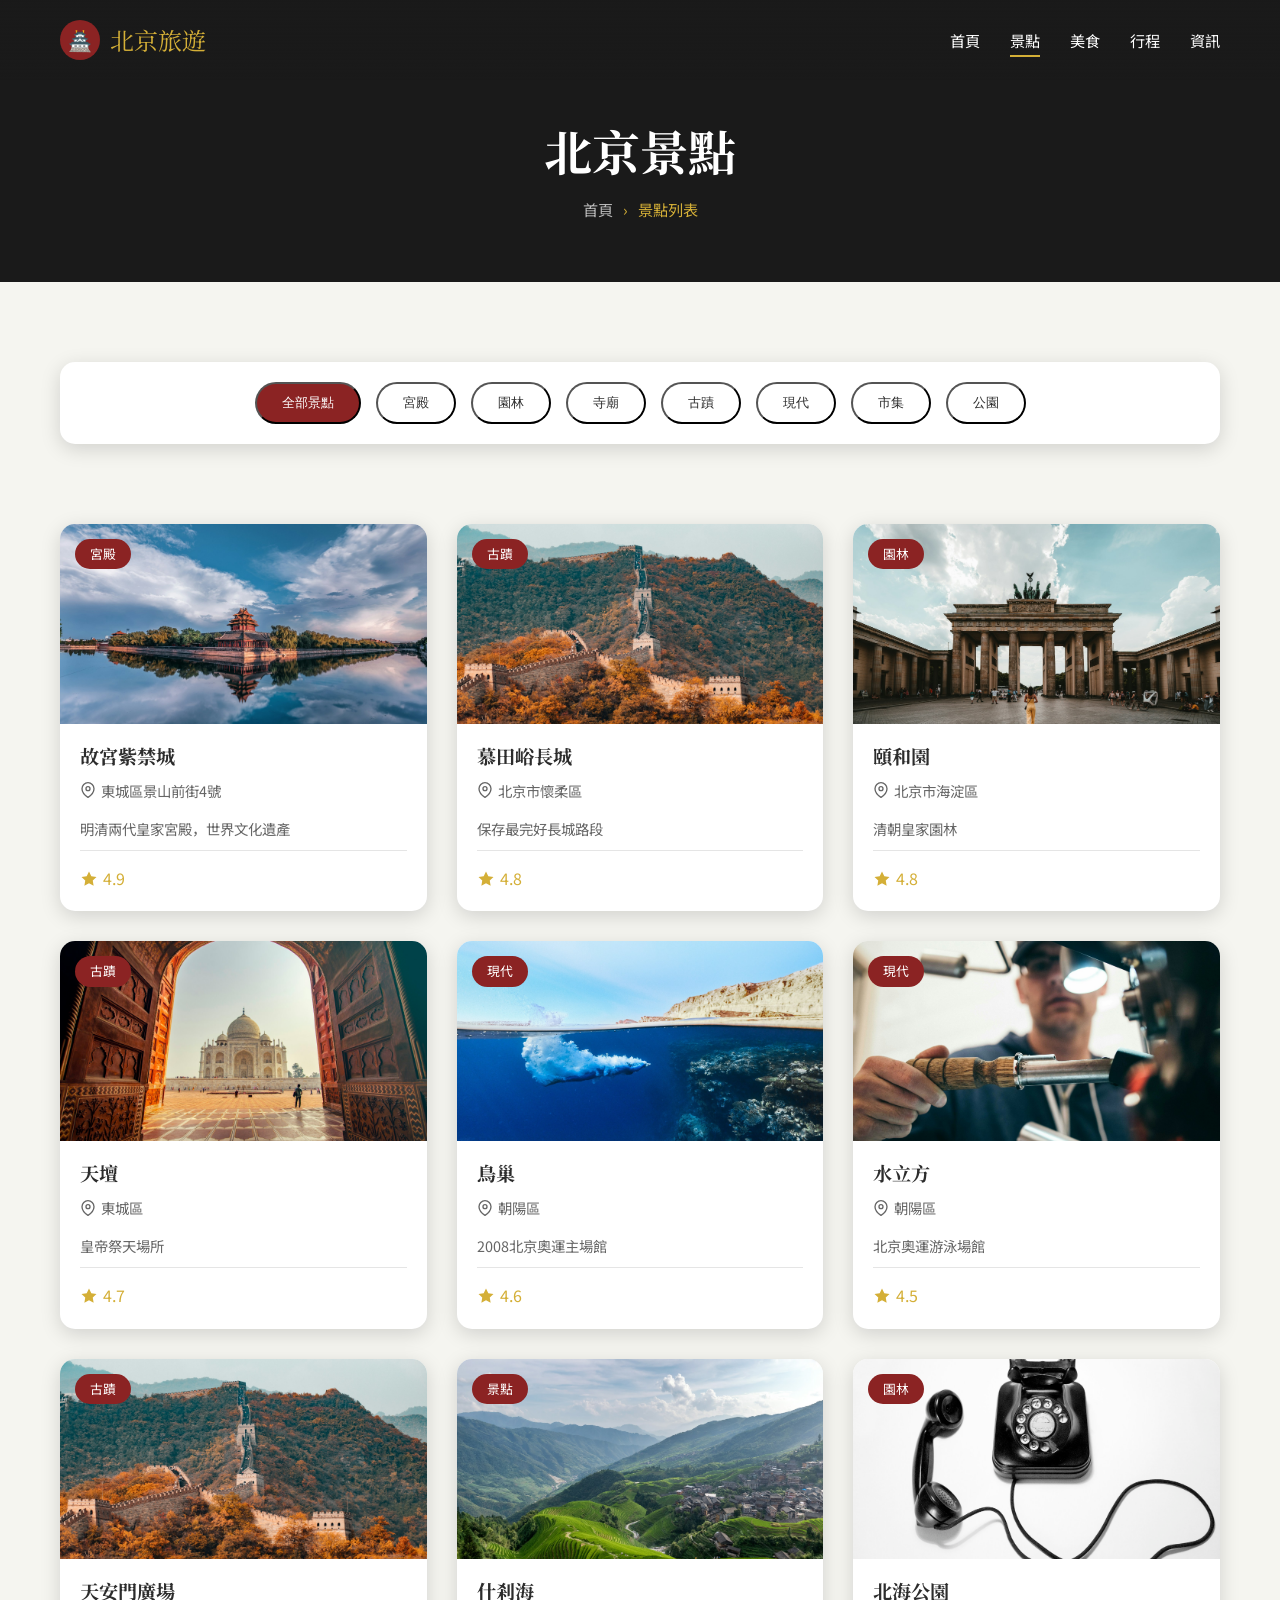
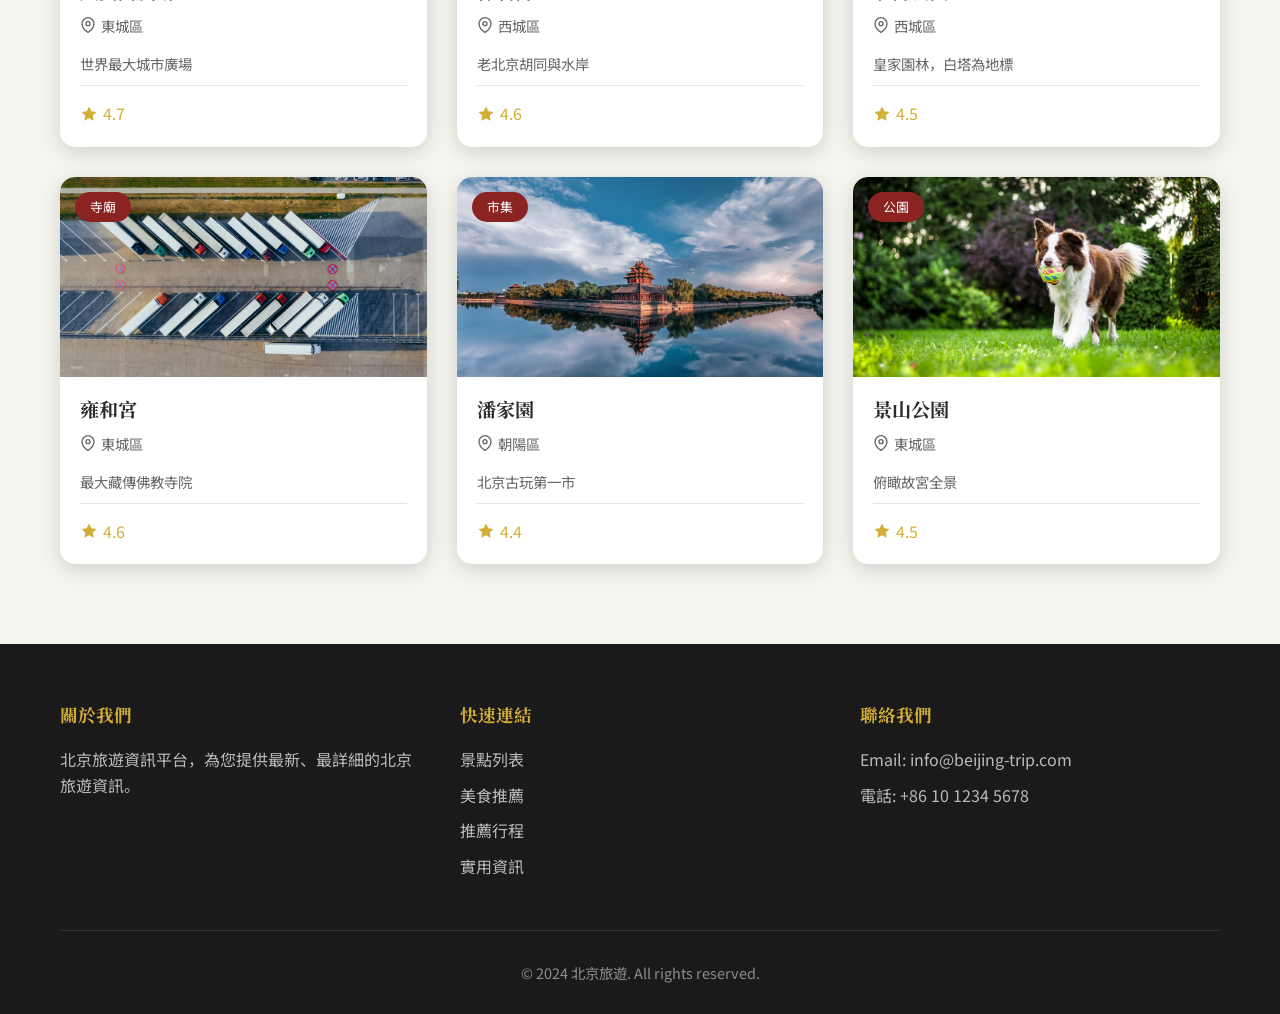
<file: attractions/list.html>
<!DOCTYPE html>
<html lang="zh-TW">
<head>
  <meta charset="UTF-8">
  <meta name="viewport" content="width=device-width, initial-scale=1.0">
  <title>景點列表 | 北京旅遊</title>
  <meta name="description" content="北京精選景點 - 故宮、長城、頤和園等12個必遊景點">
  
  <!-- Fonts -->
  <link rel="preconnect" href="https://fonts.googleapis.com">
  <link rel="preconnect" href="https://fonts.gstatic.com" crossorigin>
  <link href="https://fonts.googleapis.com/css2?family=Noto+Sans+SC:wght@400;500;700&family=Noto+Serif+SC:wght@700&display=swap" rel="stylesheet">
  
  <!-- Styles -->
  <link rel="stylesheet" href="../css/style.css">
</head>
<body data-page="attractions">
  
  <!-- Header -->
  <header class="header">
    <div class="container">
      <a href="../index.html" class="logo">
        <div class="logo-icon">🏯</div>
        <span>北京旅遊</span>
      </a>
      <nav class="nav">
        <a href="../index.html">首頁</a>
        <a href="list.html" class="active">景點</a>
        <a href="../food/list.html">美食</a>
        <a href="../itinerary.html">行程</a>
        <a href="../info.html">資訊</a>
      </nav>
      <div class="nav-toggle">
        <svg xmlns="http://www.w3.org/2000/svg" width="24" height="24" viewBox="0 0 24 24" fill="none" stroke="currentColor" stroke-width="2">
          <line x1="3" y1="12" x2="21" y2="12"></line>
          <line x1="3" y1="6" x2="21" y2="6"></line>
          <line x1="3" y1="18" x2="21" y2="18"></line>
        </svg>
      </div>
    </div>
  </header>

  <!-- Page Header -->
  <section class="page-header">
    <div class="container">
      <h1 class="page-title">北京景點</h1>
      <div class="breadcrumbs">
        <a href="../index.html">首頁</a>
        <span>›</span>
        <span>景點列表</span>
      </div>
    </div>
  </section>

  <!-- Filter Bar -->
  <section class="section" style="padding-bottom: 0;">
    <div class="container">
      <div class="filter-bar">
        <button class="filter-btn active" data-filter="all">全部景點</button>
        <button class="filter-btn" data-filter="宮殿">宮殿</button>
        <button class="filter-btn" data-filter="園林">園林</button>
        <button class="filter-btn" data-filter="寺廟">寺廟</button>
        <button class="filter-btn" data-filter="古蹟">古蹟</button>
        <button class="filter-btn" data-filter="現代">現代</button>
        <button class="filter-btn" data-filter="市集">市集</button>
        <button class="filter-btn" data-filter="公園">公園</button>
      </div>
    </div>
  </section>

  <!-- Attractions Grid -->
  <section class="section" style="padding-top: 40px;">
    <div class="container">
      <div class="card-grid" id="attractions-grid">
        <!-- Rendered by JavaScript -->
      </div>
    </div>
  </section>

  <!-- Footer -->
  <footer class="footer">
    <div class="container">
      <div class="footer-content">
        <div class="footer-section">
          <h4>關於我們</h4>
          <p>北京旅遊資訊平台，為您提供最新、最詳細的北京旅遊資訊。</p>
        </div>
        <div class="footer-section">
          <h4>快速連結</h4>
          <a href="list.html">景點列表</a>
          <a href="../food/list.html">美食推薦</a>
          <a href="../itinerary.html">推薦行程</a>
          <a href="../info.html">實用資訊</a>
        </div>
        <div class="footer-section">
          <h4>聯絡我們</h4>
          <p>Email: info@beijing-trip.com</p>
          <p>電話: +86 10 1234 5678</p>
        </div>
      </div>
      <div class="footer-bottom">
        <p>© 2024 北京旅遊. All rights reserved.</p>
      </div>
    </div>
  </footer>

  <!-- Scripts -->
  <script>
    // Spots Data
    const spotsData = [
      {id: 'spot_01', name: '故宮紫禁城', location: '東城區景山前街4號', rating: 4.9, category: '宮殿', image: '../images/spots/spot_01_gugong.jpg', description: '明清兩代皇家宮殿，世界文化遺產'},
      {id: 'spot_02', name: '慕田峪長城', location: '北京市懷柔區', rating: 4.8, category: '古蹟', image: '../images/spots/spot_02_mutianyu.jpg', description: '保存最完好長城路段'},
      {id: 'spot_03', name: '頤和園', location: '北京市海淀區', rating: 4.8, category: '園林', image: '../images/spots/spot_03_yiheyuan.jpg', description: '清朝皇家園林'},
      {id: 'spot_04', name: '天壇', location: '東城區', rating: 4.7, category: '古蹟', image: '../images/spots/spot_04_tiantan.jpg', description: '皇帝祭天場所'},
      {id: 'spot_05', name: '鳥巢', location: '朝陽區', rating: 4.6, category: '現代', image: '../images/spots/spot_05_niaodao.jpg', description: '2008北京奧運主場館'},
      {id: 'spot_06', name: '水立方', location: '朝陽區', rating: 4.5, category: '現代', image: '../images/spots/spot_06_shuilifang.jpg', description: '北京奧運游泳場館'},
      {id: 'spot_07', name: '天安門廣場', location: '東城區', rating: 4.7, category: '古蹟', image: '../images/spots/spot_07_tiananmen.jpg', description: '世界最大城市廣場'},
      {id: 'spot_08', name: '什剎海', location: '西城區', rating: 4.6, category: '景點', image: '../images/spots/spot_08_shichahai.jpg', description: '老北京胡同與水岸'},
      {id: 'spot_09', name: '北海公園', location: '西城區', rating: 4.5, category: '園林', image: '../images/spots/spot_09_beihai.jpg', description: '皇家園林，白塔為地標'},
      {id: 'spot_10', name: '雍和宮', location: '東城區', rating: 4.6, category: '寺廟', image: '../images/spots/spot_10_yonghegong.jpg', description: '最大藏傳佛教寺院'},
      {id: 'spot_11', name: '潘家園', location: '朝陽區', rating: 4.4, category: '市集', image: '../images/spots/spot_11_panjiayuan.jpg', description: '北京古玩第一市'},
      {id: 'spot_12', name: '景山公園', location: '東城區', rating: 4.5, category: '公園', image: '../images/spots/spot_12_jingshan.jpg', description: '俯瞰故宮全景'},
    ];

    // Render spots
    function renderSpots(filter = 'all') {
      const grid = document.getElementById('attractions-grid');
      const filtered = filter === 'all' 
        ? spotsData 
        : spotsData.filter(s => s.category === filter);
      
      grid.innerHTML = filtered.map(spot => `
        <a href="detail.html?id=${spot.id}" class="card fade-in">
          <div class="card-image">
            <img src="${spot.image}" alt="${spot.name}" loading="lazy">
            <span class="card-badge">${spot.category}</span>
          </div>
          <div class="card-body">
            <h3 class="card-title">${spot.name}</h3>
            <div class="card-location">
              <svg xmlns="http://www.w3.org/2000/svg" width="16" height="16" viewBox="0 0 24 24" fill="none" stroke="currentColor" stroke-width="2">
                <path d="M21 10c0 7-9 13-9 13s-9-6-9-13a9 9 0 0 1 18 0z"></path>
                <circle cx="12" cy="10" r="3"></circle>
              </svg>
              <span>${spot.location}</span>
            </div>
            <p style="color: var(--text-secondary); font-size: 0.9rem; margin-bottom: 10px;">${spot.description}</p>
            <div class="card-footer">
              <div class="card-rating">
                <svg xmlns="http://www.w3.org/2000/svg" viewBox="0 0 24 24">
                  <polygon points="12 2 15.09 8.26 22 9.27 17 14.14 18.18 21.02 12 17.77 5.82 21.02 7 14.14 2 9.27 8.91 8.26 12 2"></polygon>
                </svg>
                <span>${spot.rating}</span>
              </div>
            </div>
          </div>
        </a>
      `).join('');
      
      // Trigger animation
      setTimeout(() => {
        grid.querySelectorAll('.fade-in').forEach(el => el.classList.add('visible'));
      }, 100);
    }

    // Filter buttons
    document.querySelectorAll('.filter-btn').forEach(btn => {
      btn.addEventListener('click', () => {
        document.querySelectorAll('.filter-btn').forEach(b => b.classList.remove('active'));
        btn.classList.add('active');
        renderSpots(btn.dataset.filter);
      });
    });

    // Initial render
    renderSpots();
  </script>
  <script src="../js/main.js"></script>
</body>
</html>
</file>
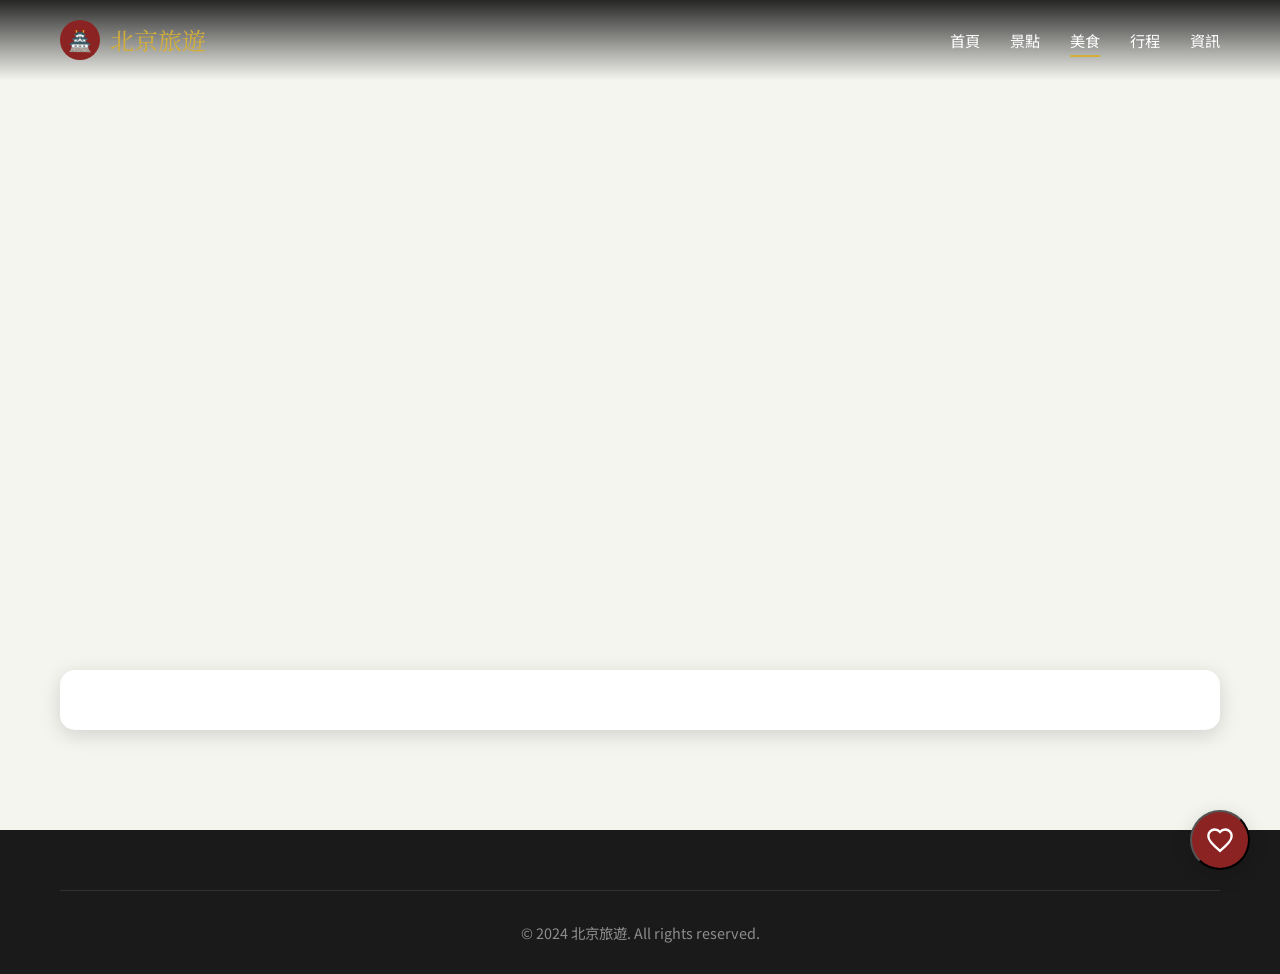
<file: food/detail.html>
<!DOCTYPE html>
<html lang="zh-TW">
<head>
  <meta charset="UTF-8">
  <meta name="viewport" content="width=device-width, initial-scale=1.0">
  <title>美食詳情 | 北京旅遊</title>
  
  <link rel="preconnect" href="https://fonts.googleapis.com">
  <link rel="preconnect" href="https://fonts.gstatic.com" crossorigin>
  <link href="https://fonts.googleapis.com/css2?family=Noto+Sans+SC:wght@400;500;700&family=Noto+Serif+SC:wght@700&display=swap" rel="stylesheet">
  
  <link rel="stylesheet" href="../css/style.css">
</head>
<body data-page="detail">
  
  <header class="header">
    <div class="container">
      <a href="../index.html" class="logo">
        <div class="logo-icon">🏯</div>
        <span>北京旅遊</span>
      </a>
      <nav class="nav">
        <a href="../index.html">首頁</a>
        <a href="../attractions/list.html">景點</a>
        <a href="list.html" class="active">美食</a>
        <a href="../itinerary.html">行程</a>
        <a href="../info.html">資訊</a>
      </nav>
      <div class="nav-toggle">
        <svg xmlns="http://www.w3.org/2000/svg" width="24" height="24" viewBox="0 0 24 24" fill="none" stroke="currentColor" stroke-width="2">
          <line x1="3" y1="12" x2="21" y2="12"></line>
          <line x1="3" y1="6" x2="21" y2="6"></line>
          <line x1="3" y1="18" x2="21" y2="18"></line>
        </svg>
      </div>
    </div>
  </header>

  <section class="detail-hero">
    <div class="detail-hero-bg"></div>
  </section>

  <section class="detail-content">
    <div class="container">
      <h1 class="detail-title" style="font-size: 2.5rem; margin-bottom: 30px; color: var(--primary);"></h1>
      
      <div class="detail-info">
        <!-- Rendered by JavaScript -->
      </div>
      
      <div class="detail-description">
        <!-- Rendered by JavaScript -->
      </div>
    </div>
  </section>

  <button class="favorite-btn">
    <svg xmlns="http://www.w3.org/2000/svg" viewBox="0 0 24 24" fill="none" stroke="currentColor" stroke-width="2">
      <path d="M12 21.35l-1.45-1.32C5.4 15.36 2 12.28 2 8.5 2 5.42 4.42 3 7.5 3c1.74 0 3.41.81 4.5 2.09C13.09 3.81 14.76 3 16.5 3 19.58 3 22 5.42 22 8.5c0 3.78-3.4 6.86-8.55 11.54L12 21.35z"/>
    </svg>
  </button>

  <footer class="footer">
    <div class="container">
      <div class="footer-bottom">
        <p>© 2024 北京旅遊. All rights reserved.</p>
      </div>
    </div>
  </footer>

  <script src="../js/main.js"></script>
</body>
</html>
</file>
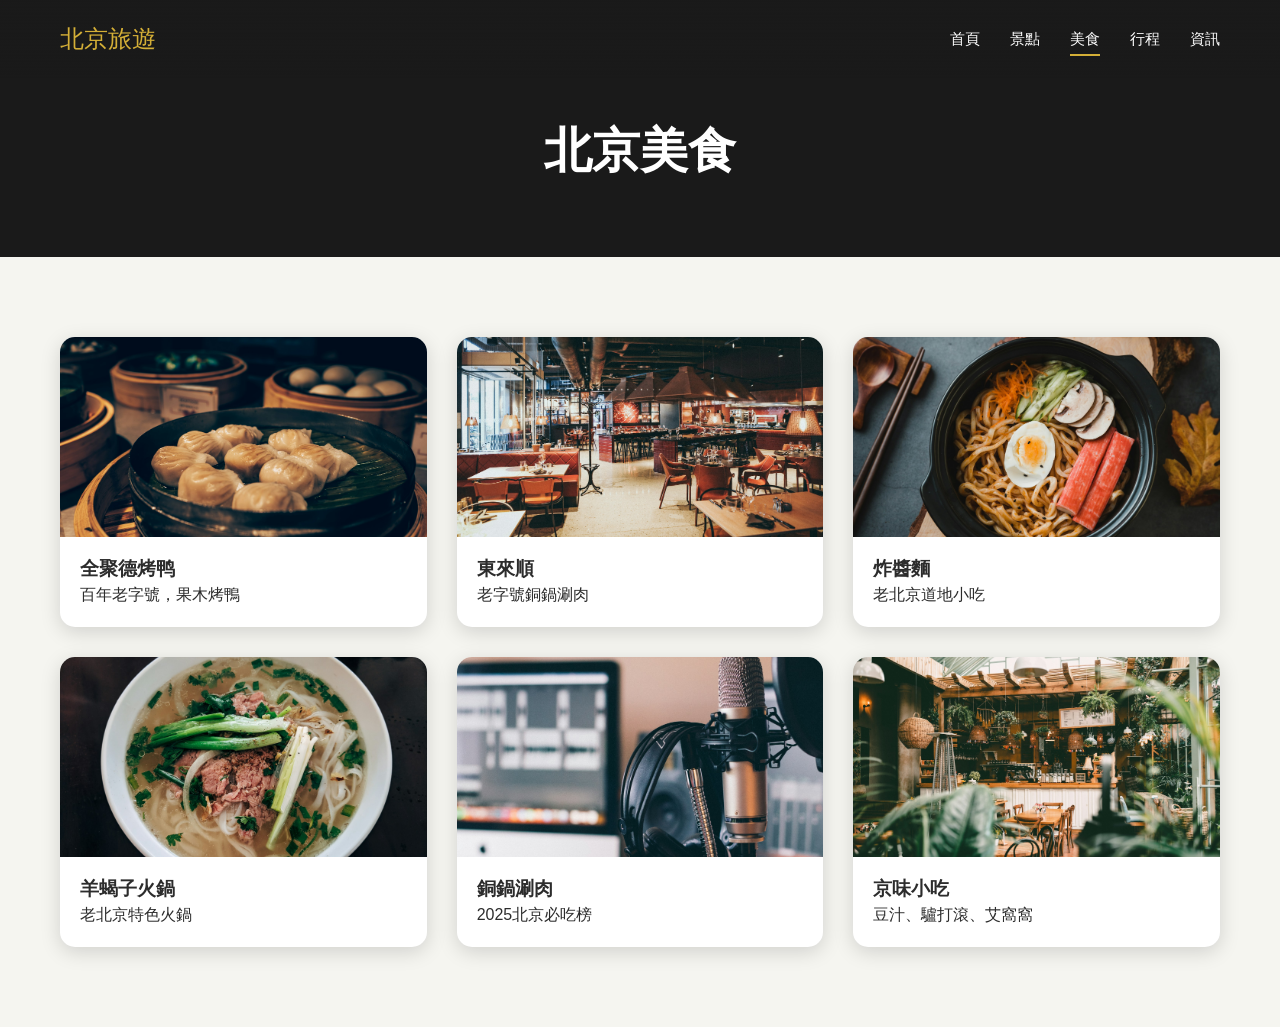
<file: food/list.html>
<!DOCTYPE html>
<html lang="zh-TW">
<head>
  <meta charset="UTF-8">
  <meta name="viewport" content="width=device-width, initial-scale=1.0">
  <title>北京美食 | 北京旅遊</title>
  <link rel="stylesheet" href="../css/style.css">
</head>
<body data-page="food">
  <header class="header">
    <div class="container">
      <a href="../index.html" class="logo"><span>北京旅遊</span></a>
      <nav class="nav">
        <a href="../index.html">首頁</a>
        <a href="../attractions/list.html">景點</a>
        <a href="list.html" class="active">美食</a>
        <a href="../itinerary.html">行程</a>
        <a href="../info.html">資訊</a>
      </nav>
    </div>
  </header>
  <section class="page-header">
    <div class="container">
      <h1 class="page-title">北京美食</h1>
    </div>
  </section>
  <section class="section">
    <div class="container">
      <div class="card-grid" id="food-grid"></div>
    </div>
  </section>
  <script>
    const foodData = [
      {id: 'food_01', name: '全聚德烤鸭', location: '和平門外大街', cuisine: '宮廷菜', price: '$$$', rating: 4.7, image: '../images/food/food_01_quanjude.jpg', description: '百年老字號，果木烤鴨'},
      {id: 'food_02', name: '東來順', location: '王府井大街', cuisine: '火鍋', price: '$$', rating: 4.6, image: '../images/food/food_02_donglaishun.jpg', description: '老字號銅鍋涮肉'},
      {id: 'food_03', name: '炸醬麵', location: '胡同內小店', cuisine: '小吃', price: '$', rating: 4.5, image: '../images/food/food_03_zajiangmian.jpg', description: '老北京道地小吃'},
      {id: 'food_04', name: '羊蝎子火鍋', location: '簋街', cuisine: '火鍋', price: '$$', rating: 4.6, image: '../images/food/food_04_yangxiezi.jpg', description: '老北京特色火鍋'},
      {id: 'food_05', name: '銅鍋涮肉', location: '磁器口', cuisine: '火鍋', price: '$$', rating: 4.7, image: '../images/food/food_05_tongguoshuanyuro.jpg', description: '2025北京必吃榜'},
      {id: 'food_06', name: '京味小吃', location: '南鑼鼓巷', cuisine: '小吃', price: '$', rating: 4.4, image: '../images/food/food_06_jingweixiaochi.jpg', description: '豆汁、驢打滾、艾窩窩'},
    ];
    document.getElementById('food-grid').innerHTML = foodData.map(f => '<div class="card"><div class="card-image"><img src="'+f.image+'"></div><div class="card-body"><h3>'+f.name+'</h3><p>'+f.description+'</p></div></div>').join('');
  </script>
</body>
</html>
</file>
<file: css/style.css>
/* ========================================
   Beijing Trip v2 - 宮殿紅+琉璃金奢華風
   ======================================== */

/* CSS Variables */
:root {
  --primary: #8B2323;        /* 宮殿紅 */
  --primary-dark: #6B1A1A;
  --secondary: #D4AF37;      /* 琉璃金 */
  --secondary-light: #E8C966;
  --bg-dark: #1A1A1A;
  --bg-light: #F5F5F0;
  --text-primary: #2C2C2C;
  --text-secondary: #666666;
  --white: #FFFFFF;
  --shadow: rgba(0, 0, 0, 0.15);
  --transition: all 0.3s ease;
}

/* Reset & Base */
*, *::before, *::after {
  box-sizing: border-box;
  margin: 0;
  padding: 0;
}

html {
  scroll-behavior: smooth;
}

body {
  font-family: 'Noto Sans SC', 'Microsoft JhengHei', sans-serif;
  background-color: var(--bg-light);
  color: var(--text-primary);
  line-height: 1.6;
  overflow-x: hidden;
}

h1, h2, h3, h4, h5, h6 {
  font-family: 'Noto Serif SC', serif;
  font-weight: 700;
  line-height: 1.3;
}

a {
  text-decoration: none;
  color: inherit;
  transition: var(--transition);
}

img {
  max-width: 100%;
  height: auto;
  display: block;
}

ul {
  list-style: none;
}

/* Container */
.container {
  max-width: 1200px;
  margin: 0 auto;
  padding: 0 20px;
}

/* ========================================
   Header & Navigation
   ======================================== */
.header {
  position: fixed;
  top: 0;
  left: 0;
  right: 0;
  z-index: 1000;
  background: linear-gradient(to bottom, rgba(26, 26, 26, 0.95), rgba(26, 26, 26, 0));
  transition: var(--transition);
  padding: 20px 0;
}

.header.scrolled {
  background: rgba(26, 26, 26, 0.98);
  padding: 10px 0;
  box-shadow: 0 2px 20px var(--shadow);
}

.header .container {
  display: flex;
  justify-content: space-between;
  align-items: center;
}

.logo {
  font-family: 'Noto Serif SC', serif;
  font-size: 1.5rem;
  color: var(--secondary);
  display: flex;
  align-items: center;
  gap: 10px;
}

.logo-icon {
  width: 40px;
  height: 40px;
  background: var(--primary);
  border-radius: 50%;
  display: flex;
  align-items: center;
  justify-content: center;
  color: var(--secondary);
  font-size: 1.2rem;
}

.nav {
  display: flex;
  gap: 30px;
}

.nav a {
  color: var(--white);
  font-size: 0.95rem;
  position: relative;
  padding: 5px 0;
}

.nav a::after {
  content: '';
  position: absolute;
  bottom: 0;
  left: 0;
  width: 0;
  height: 2px;
  background: var(--secondary);
  transition: var(--transition);
}

.nav a:hover::after,
.nav a.active::after {
  width: 100%;
}

.nav-toggle {
  display: none;
  color: var(--white);
  font-size: 1.5rem;
  cursor: pointer;
}

/* ========================================
   Hero Section
   ======================================== */
.hero {
  position: relative;
  height: 100vh;
  min-height: 600px;
  display: flex;
  align-items: center;
  justify-content: center;
  overflow: hidden;
}

.hero-bg {
  position: absolute;
  top: 0;
  left: 0;
  width: 100%;
  height: 100%;
  background-size: cover;
  background-position: center;
  filter: brightness(0.6);
}

.hero-overlay {
  position: absolute;
  top: 0;
  left: 0;
  width: 100%;
  height: 100%;
  background: linear-gradient(
    to bottom,
    rgba(26, 26, 26, 0.3) 0%,
    rgba(26, 26, 26, 0.5) 100%
  );
}

.hero-content {
  position: relative;
  z-index: 1;
  text-align: center;
  color: var(--white);
  padding: 0 20px;
}

.hero-title {
  font-size: clamp(2.5rem, 8vw, 4.5rem);
  margin-bottom: 20px;
  text-shadow: 2px 2px 10px rgba(0, 0, 0, 0.5);
  animation: fadeInUp 1s ease;
}

.hero-subtitle {
  font-size: clamp(1rem, 3vw, 1.5rem);
  opacity: 0.9;
  margin-bottom: 40px;
  animation: fadeInUp 1s ease 0.2s both;
}

.hero-cta {
  display: inline-block;
  background: var(--primary);
  color: var(--white);
  padding: 15px 40px;
  font-size: 1.1rem;
  border-radius: 50px;
  border: 2px solid var(--secondary);
  transition: var(--transition);
  animation: fadeInUp 1s ease 0.4s both;
}

.hero-cta:hover {
  background: var(--secondary);
  color: var(--bg-dark);
  transform: translateY(-3px);
  box-shadow: 0 10px 30px rgba(212, 175, 55, 0.3);
}

.scroll-indicator {
  position: absolute;
  bottom: 40px;
  left: 50%;
  transform: translateX(-50%);
  color: var(--white);
  animation: bounce 2s infinite;
  cursor: pointer;
}

.scroll-indicator svg {
  width: 30px;
  height: 30px;
}

/* ========================================
   Section Styles
   ======================================== */
.section {
  padding: 80px 0;
}

.section-header {
  text-align: center;
  margin-bottom: 50px;
}

.section-title {
  font-size: clamp(1.8rem, 5vw, 2.5rem);
  color: var(--primary);
  margin-bottom: 15px;
  position: relative;
  display: inline-block;
}

.section-title::after {
  content: '';
  position: absolute;
  bottom: -10px;
  left: 50%;
  transform: translateX(-50%);
  width: 60px;
  height: 3px;
  background: var(--secondary);
}

.section-subtitle {
  color: var(--text-secondary);
  font-size: 1.1rem;
}

.section--dark {
  background: var(--bg-dark);
}

.section--dark .section-title {
  color: var(--secondary);
}

.section--dark .section-subtitle {
  color: rgba(255, 255, 255, 0.7);
}

/* ========================================
   Card Grid
   ======================================== */
.card-grid {
  display: grid;
  grid-template-columns: repeat(auto-fill, minmax(280px, 1fr));
  gap: 30px;
}

.card {
  background: var(--white);
  border-radius: 15px;
  overflow: hidden;
  box-shadow: 0 5px 20px var(--shadow);
  transition: var(--transition);
  cursor: pointer;
}

.card:hover {
  transform: translateY(-10px);
  box-shadow: 0 15px 40px var(--shadow);
}

.card-image {
  position: relative;
  height: 200px;
  overflow: hidden;
}

.card-image img {
  width: 100%;
  height: 100%;
  object-fit: cover;
  transition: var(--transition);
}

.card:hover .card-image img {
  transform: scale(1.1);
}

.card-badge {
  position: absolute;
  top: 15px;
  left: 15px;
  background: var(--primary);
  color: var(--white);
  padding: 5px 15px;
  font-size: 0.8rem;
  border-radius: 20px;
}

.card-body {
  padding: 20px;
}

.card-title {
  font-size: 1.2rem;
  color: var(--text-primary);
  margin-bottom: 10px;
}

.card-location {
  display: flex;
  align-items: center;
  gap: 5px;
  color: var(--text-secondary);
  font-size: 0.9rem;
  margin-bottom: 15px;
}

.card-location svg {
  width: 16px;
  height: 16px;
}

.card-footer {
  display: flex;
  justify-content: space-between;
  align-items: center;
  padding-top: 15px;
  border-top: 1px solid rgba(0, 0, 0, 0.1);
}

.card-rating {
  display: flex;
  align-items: center;
  gap: 5px;
  color: var(--secondary);
}

.card-rating svg {
  width: 18px;
  height: 18px;
  fill: var(--secondary);
}

.card-price {
  font-weight: 600;
  color: var(--primary);
}

/* ========================================
   Food List (Horizontal)
   ======================================== */
.food-list {
  display: flex;
  gap: 25px;
  overflow-x: auto;
  padding: 20px 0;
  scroll-snap-type: x mandatory;
  -webkit-overflow-scrolling: touch;
}

.food-list::-webkit-scrollbar {
  display: none;
}

.food-card {
  flex: 0 0 350px;
  scroll-snap-align: start;
  background: var(--white);
  border-radius: 15px;
  overflow: hidden;
  box-shadow: 0 5px 20px var(--shadow);
  display: flex;
  transition: var(--transition);
}

.food-card:hover {
  transform: translateY(-5px);
}

.food-card-image {
  flex: 0 0 140px;
  height: 180px;
}

.food-card-image img {
  width: 100%;
  height: 100%;
  object-fit: cover;
}

.food-card-body {
  padding: 20px;
  flex: 1;
  display: flex;
  flex-direction: column;
  justify-content: center;
}

.food-card-title {
  font-size: 1.1rem;
  margin-bottom: 8px;
}

.food-card-type {
  color: var(--text-secondary);
  font-size: 0.9rem;
  margin-bottom: 10px;
}

.food-card-price {
  color: var(--primary);
  font-weight: 600;
}

/* ========================================
   Timeline
   ======================================== */
.timeline {
  position: relative;
  padding-left: 40px;
}

.timeline::before {
  content: '';
  position: absolute;
  left: 15px;
  top: 0;
  bottom: 0;
  width: 2px;
  background: var(--secondary);
}

.timeline-item {
  position: relative;
  padding-bottom: 40px;
}

.timeline-item:last-child {
  padding-bottom: 0;
}

.timeline-dot {
  position: absolute;
  left: -40px;
  top: 0;
  width: 32px;
  height: 32px;
  background: var(--primary);
  border-radius: 50%;
  display: flex;
  align-items: center;
  justify-content: center;
  color: var(--secondary);
  font-weight: 700;
  font-size: 0.9rem;
}

.timeline-content {
  background: var(--white);
  padding: 20px 25px;
  border-radius: 15px;
  box-shadow: 0 5px 20px var(--shadow);
}

.timeline-title {
  font-size: 1.1rem;
  margin-bottom: 10px;
  color: var(--primary);
}

.timeline-spots {
  display: flex;
  flex-wrap: wrap;
  gap: 10px;
}

.timeline-tag {
  background: rgba(212, 175, 55, 0.2);
  color: var(--text-primary);
  padding: 5px 15px;
  border-radius: 20px;
  font-size: 0.85rem;
}

/* ========================================
   Buttons
   ======================================== */
.btn {
  display: inline-flex;
  align-items: center;
  gap: 8px;
  padding: 12px 30px;
  border-radius: 50px;
  font-size: 1rem;
  transition: var(--transition);
  cursor: pointer;
  border: 2px solid transparent;
}

.btn-primary {
  background: var(--primary);
  color: var(--white);
  border-color: var(--primary);
}

.btn-primary:hover {
  background: var(--primary-dark);
  border-color: var(--primary-dark);
}

.btn-secondary {
  background: transparent;
  color: var(--secondary);
  border-color: var(--secondary);
}

.btn-secondary:hover {
  background: var(--secondary);
  color: var(--bg-dark);
}

/* ========================================
   Page Header
   ======================================== */
.page-header {
  background: var(--bg-dark);
  padding: 120px 0 60px;
  text-align: center;
  color: var(--white);
}

.page-title {
  font-size: clamp(2rem, 6vw, 3rem);
  margin-bottom: 15px;
}

.breadcrumbs {
  display: flex;
  justify-content: center;
  gap: 10px;
  color: rgba(255, 255, 255, 0.7);
  font-size: 0.95rem;
}

.breadcrumbs a:hover {
  color: var(--secondary);
}

.breadcrumbs span {
  color: var(--secondary);
}

/* ========================================
   Filter Bar
   ======================================== */
.filter-bar {
  display: flex;
  justify-content: center;
  flex-wrap: wrap;
  gap: 15px;
  margin-bottom: 40px;
  padding: 20px;
  background: var(--white);
  border-radius: 15px;
  box-shadow: 0 5px 20px var(--shadow);
}

.filter-btn {
  padding: 10px 25px;
  border-radius: 25px;
  background: transparent;
  color: var(--text-primary);
  transition: var(--transition);
}

.filter-btn:hover,
.filter-btn.active {
  background: var(--primary);
  color: var(--white);
}

/* ========================================
   Detail Page
   ======================================== */
.detail-hero {
  position: relative;
  height: 60vh;
  min-height: 400px;
}

.detail-hero-bg {
  position: absolute;
  top: 0;
  left: 0;
  width: 100%;
  height: 100%;
  background-size: cover;
  background-position: center;
  filter: brightness(0.5);
}

.detail-content {
  padding: 60px 0;
}

.detail-info {
  display: grid;
  grid-template-columns: repeat(auto-fit, minmax(200px, 1fr));
  gap: 25px;
  margin-bottom: 40px;
}

.info-box {
  background: var(--white);
  padding: 25px;
  border-radius: 15px;
  box-shadow: 0 5px 20px var(--shadow);
}

.info-box-label {
  color: var(--text-secondary);
  font-size: 0.9rem;
  margin-bottom: 8px;
}

.info-box-value {
  font-size: 1.1rem;
  font-weight: 600;
  color: var(--text-primary);
}

.detail-description {
  background: var(--white);
  padding: 30px;
  border-radius: 15px;
  box-shadow: 0 5px 20px var(--shadow);
  margin-bottom: 40px;
}

.detail-description h3 {
  color: var(--primary);
  margin-bottom: 15px;
}

.detail-description p {
  line-height: 1.8;
}

.favorite-btn {
  position: fixed;
  bottom: 30px;
  right: 30px;
  width: 60px;
  height: 60px;
  background: var(--primary);
  border-radius: 50%;
  display: flex;
  align-items: center;
  justify-content: center;
  color: var(--white);
  cursor: pointer;
  box-shadow: 0 5px 20px var(--shadow);
  transition: var(--transition);
  z-index: 100;
}

.favorite-btn:hover {
  transform: scale(1.1);
}

.favorite-btn.active {
  background: var(--secondary);
}

.favorite-btn svg {
  width: 28px;
  height: 28px;
}

/* ========================================
   Footer
   ======================================== */
.footer {
  background: var(--bg-dark);
  color: var(--white);
  padding: 60px 0 30px;
}

.footer-content {
  display: grid;
  grid-template-columns: repeat(auto-fit, minmax(250px, 1fr));
  gap: 40px;
  margin-bottom: 40px;
}

.footer-section h4 {
  color: var(--secondary);
  margin-bottom: 20px;
  font-size: 1.1rem;
}

.footer-section p,
.footer-section a {
  color: rgba(255, 255, 255, 0.7);
  margin-bottom: 10px;
  display: block;
}

.footer-section a:hover {
  color: var(--secondary);
}

.footer-bottom {
  padding-top: 30px;
  border-top: 1px solid rgba(255, 255, 255, 0.1);
  text-align: center;
  color: rgba(255, 255, 255, 0.5);
  font-size: 0.9rem;
}

/* ========================================
   Weather Widget
   ======================================== */
.weather-widget {
  position: fixed;
  bottom: 30px;
  right: 30px;
  background: var(--white);
  padding: 20px;
  border-radius: 15px;
  box-shadow: 0 5px 30px var(--shadow);
  z-index: 100;
  min-width: 180px;
}

.weather-widget-close {
  position: absolute;
  top: 10px;
  right: 10px;
  cursor: pointer;
  color: var(--text-secondary);
}

.weather-location {
  font-size: 0.9rem;
  color: var(--text-secondary);
  margin-bottom: 5px;
}

.weather-temp {
  font-size: 2rem;
  font-weight: 700;
  color: var(--primary);
}

.weather-condition {
  font-size: 0.9rem;
  color: var(--text-secondary);
}

/* ========================================
   Animations
   ======================================== */
@keyframes fadeInUp {
  from {
    opacity: 0;
    transform: translateY(30px);
  }
  to {
    opacity: 1;
    transform: translateY(0);
  }
}

@keyframes bounce {
  0%, 20%, 50%, 80%, 100% {
    transform: translateX(-50%) translateY(0);
  }
  40% {
    transform: translateX(-50%) translateY(-10px);
  }
  60% {
    transform: translateX(-50%) translateY(-5px);
  }
}

.fade-in {
  opacity: 0;
  transform: translateY(30px);
  transition: opacity 0.6s ease, transform 0.6s ease;
}

.fade-in.visible {
  opacity: 1;
  transform: translateY(0);
}

/* ========================================
   Responsive
   ======================================== */
@media (max-width: 768px) {
  .nav {
    position: fixed;
    top: 0;
    right: -100%;
    width: 80%;
    max-width: 300px;
    height: 100vh;
    background: var(--bg-dark);
    flex-direction: column;
    padding: 80px 30px 30px;
    gap: 20px;
    transition: var(--transition);
  }

  .nav.open {
    right: 0;
  }

  .nav-toggle {
    display: block;
    z-index: 1001;
  }

  .section {
    padding: 60px 0;
  }

  .hero-title {
    font-size: 2rem;
  }

  .card-grid {
    grid-template-columns: 1fr;
  }

  .food-card {
    flex-direction: column;
  }

  .food-card-image {
    flex: 0 0 150px;
  }

  .detail-hero {
    height: 50vh;
  }

  .weather-widget {
    bottom: 20px;
    right: 20px;
    left: 20px;
    min-width: auto;
  }

  .favorite-btn {
    bottom: 20px;
    right: 20px;
    width: 50px;
    height: 50px;
  }

  .favorite-btn svg {
    width: 24px;
    height: 24px;
  }
}

/* ========================================
   Utility Classes
   ======================================== */
.text-center { text-align: center; }
.text-primary { color: var(--primary); }
.text-secondary { color: var(--secondary); }
.mb-0 { margin-bottom: 0; }
.mb-1 { margin-bottom: 10px; }
.mb-2 { margin-bottom: 20px; }
.mb-3 { margin-bottom: 30px; }
.mt-1 { margin-top: 10px; }
.mt-2 { margin-top: 20px; }
.mt-3 { margin-top: 30px; }
</file>
